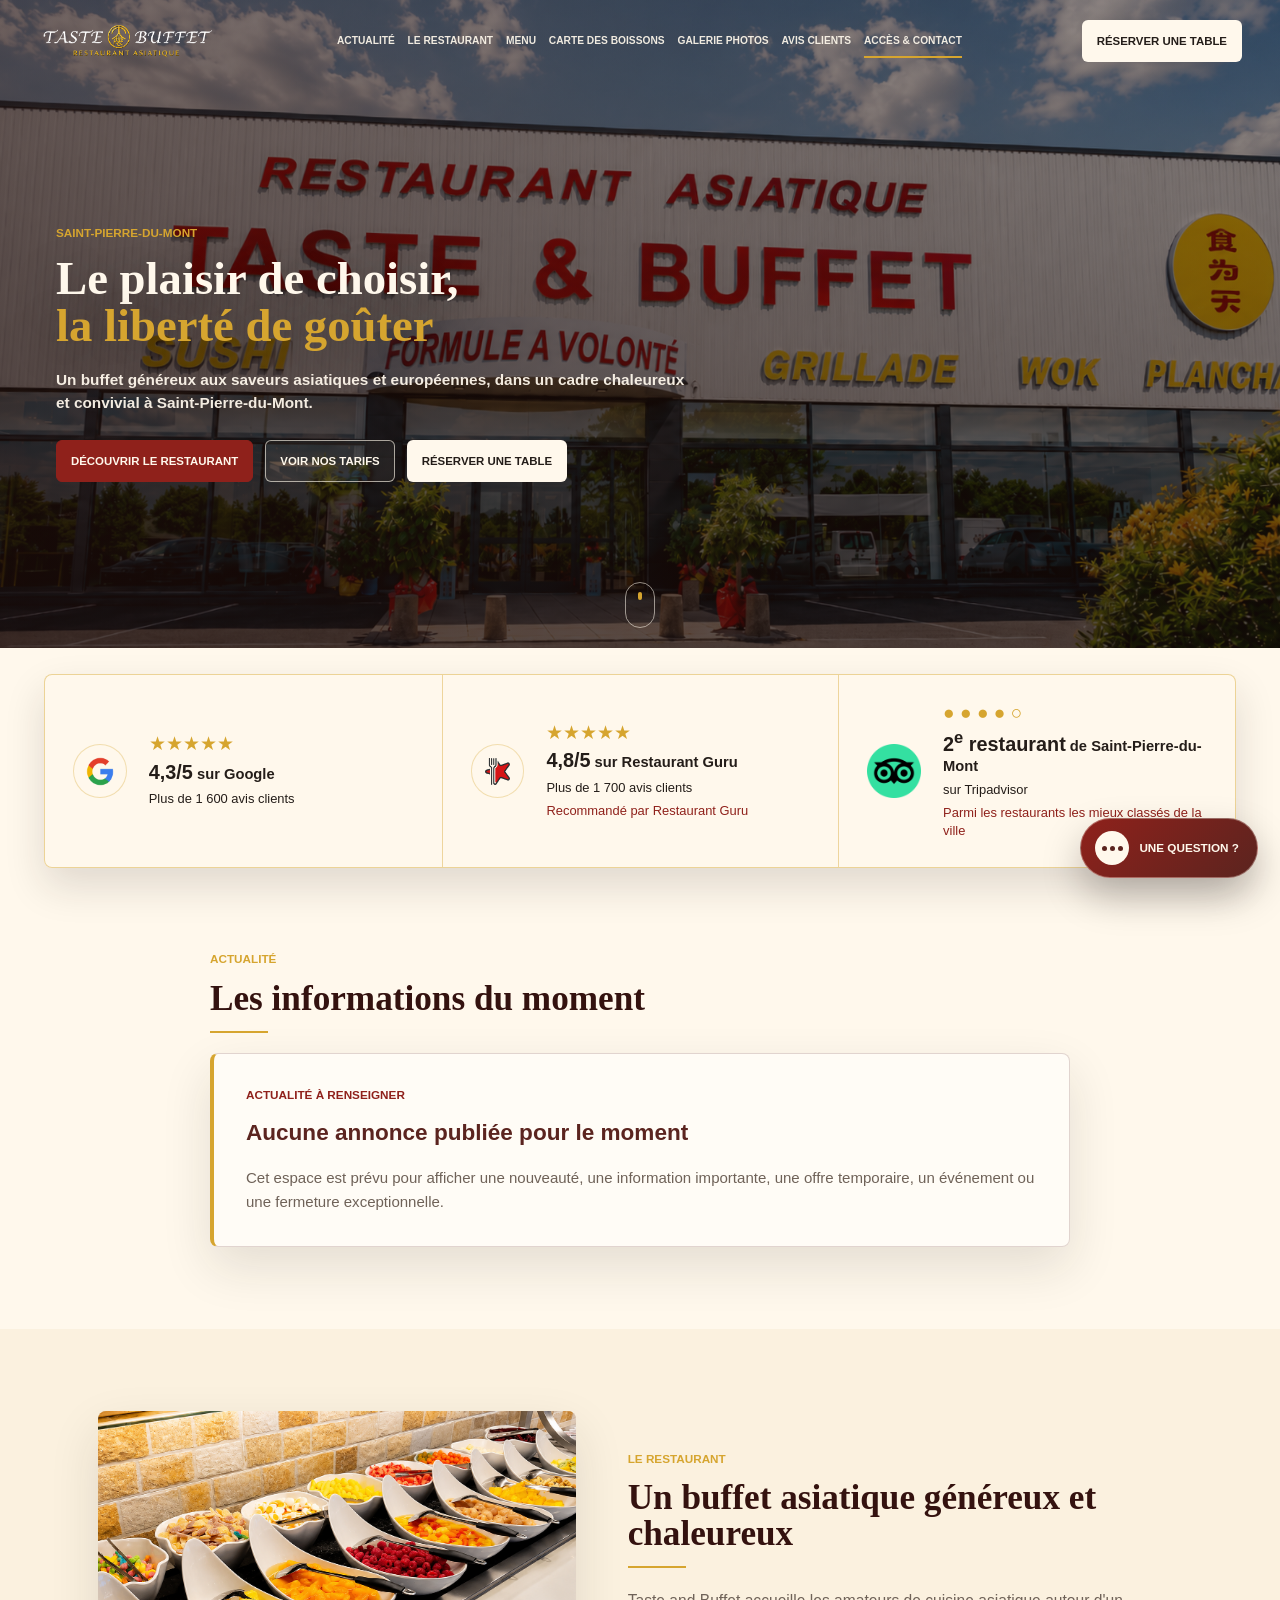
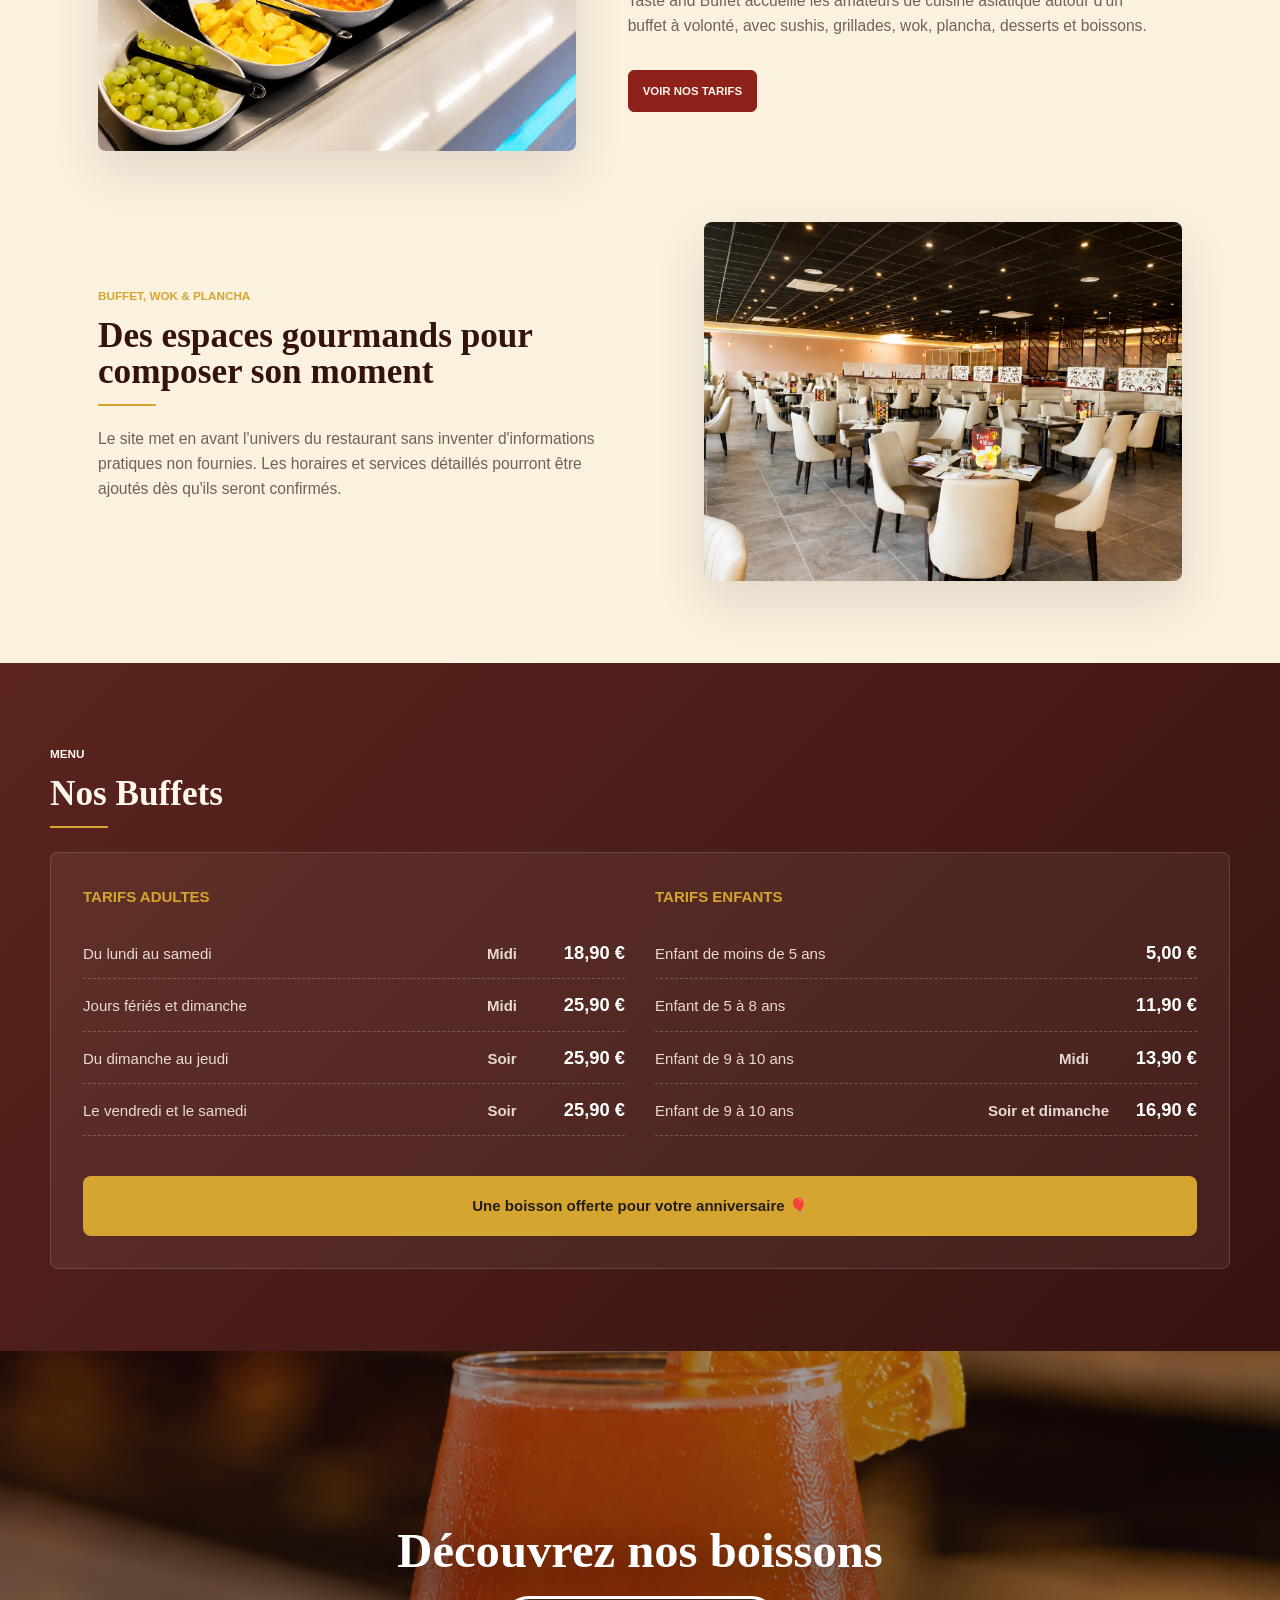
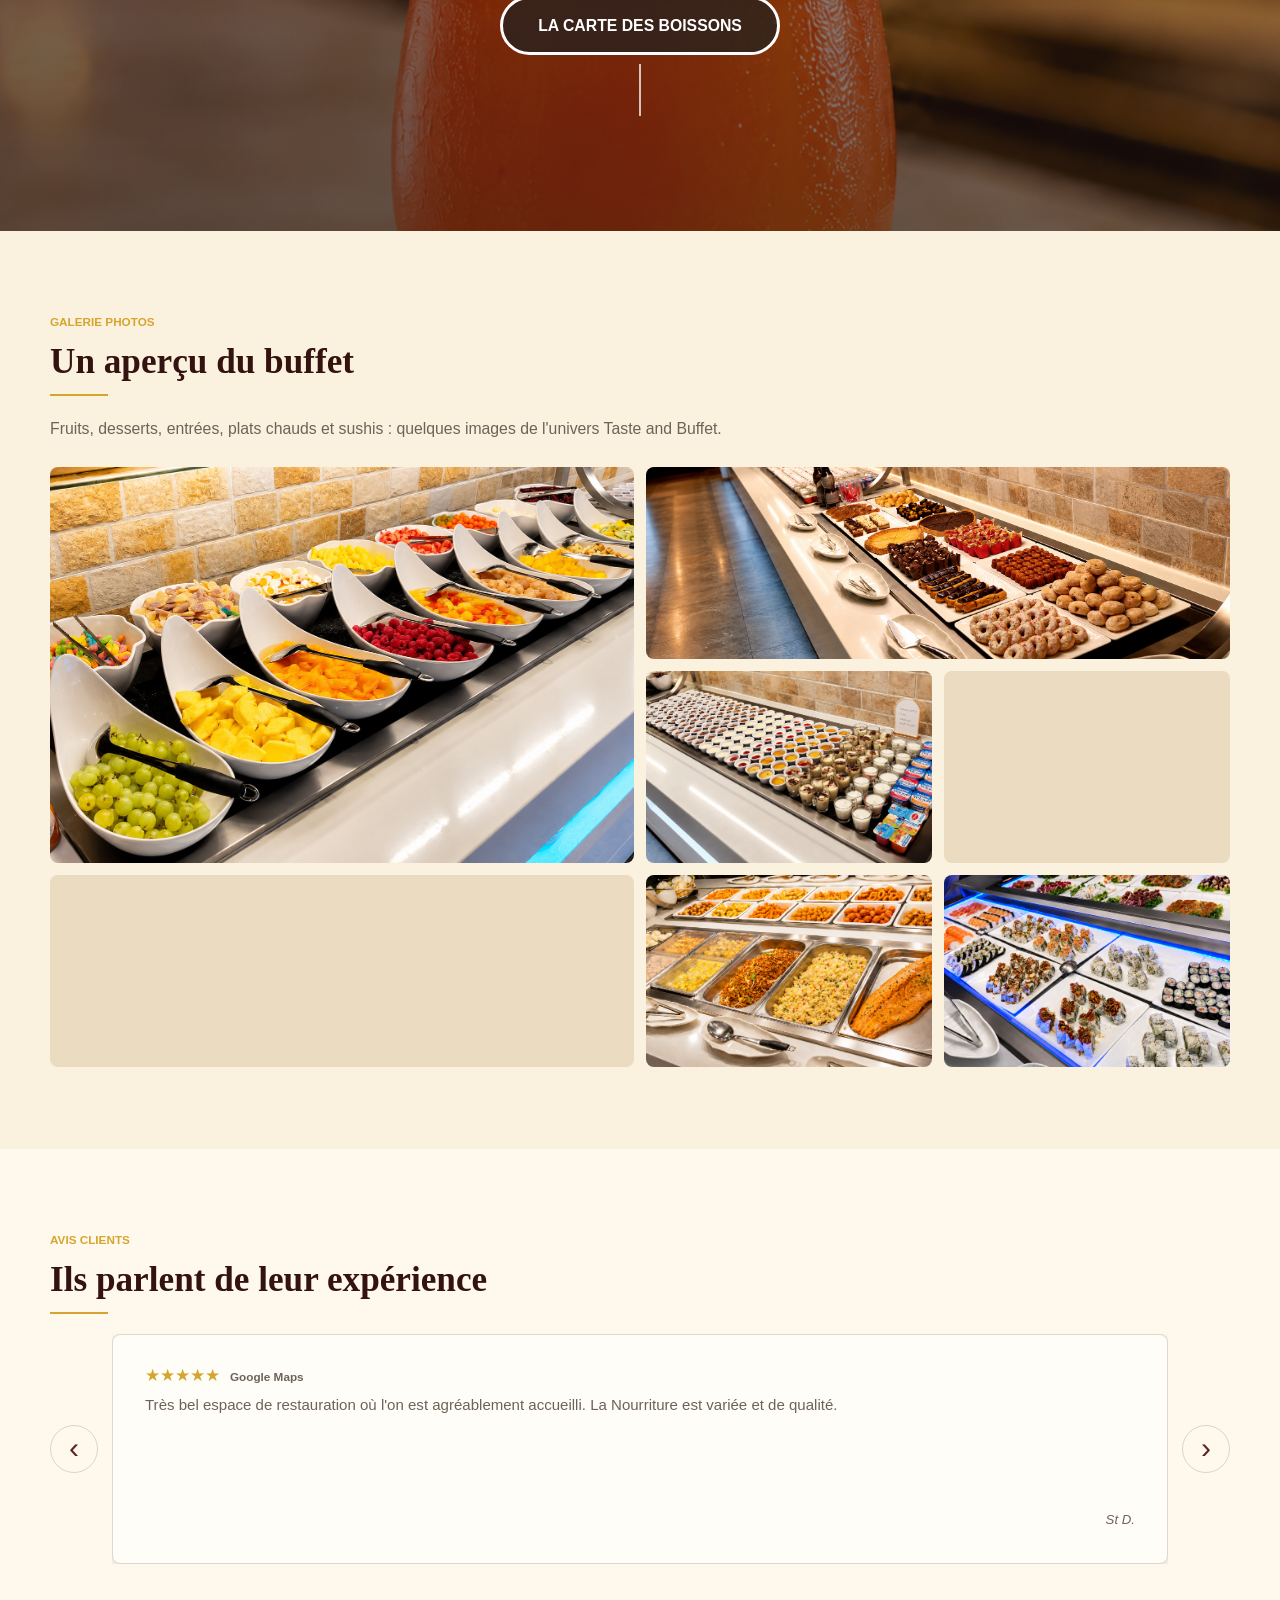
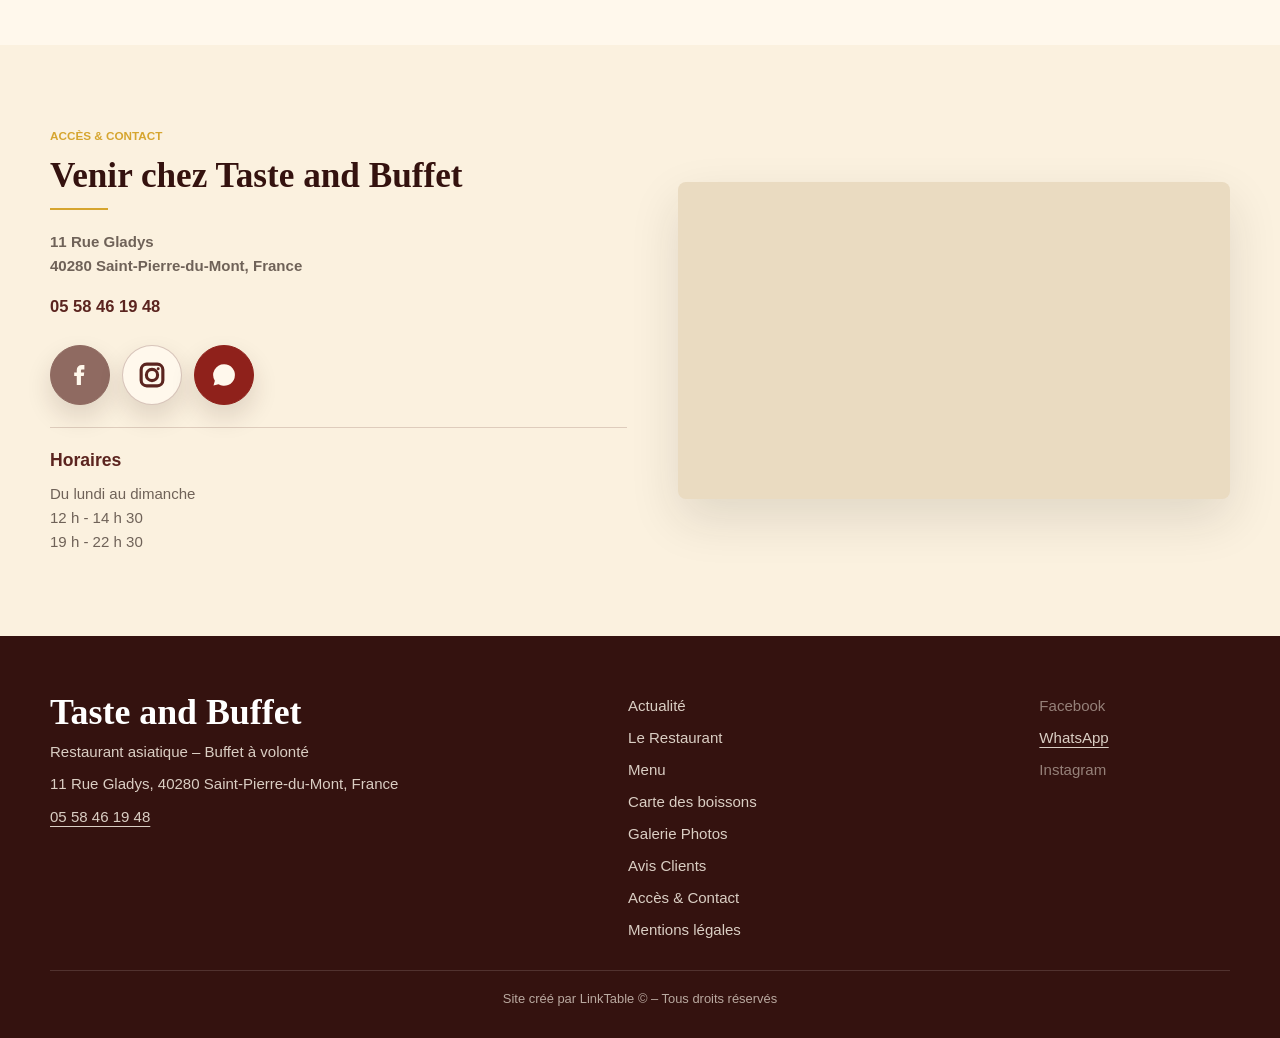
<file: index.html>
<!doctype html>
<html lang="fr">
  <head>
    <meta charset="UTF-8" />
    <meta name="viewport" content="width=device-width, initial-scale=1.0" />
    <meta
      name="description"
      content="Taste and Buffet, restaurant asiatique avec buffet &agrave; volont&eacute;, sushis, grillades, wok, plancha, boissons et cocktails &agrave; Saint-Pierre-du-Mont."
    />
    <title>Taste and Buffet | Restaurant asiatique - Buffet &agrave; volont&eacute;</title>
    <link rel="icon" href="data:," />
    <link rel="stylesheet" href="style.css?v=google-reviews-2" />
  </head>
  <body>
    <header class="site-header" data-site-header>
      <a class="skip-link" href="#contenu">Aller au contenu</a>
      <div class="header-inner">
        <a class="brand" href="#accueil" aria-label="Taste and Buffet - Accueil">
          <img
            src="images/logo-taste-buffet-header-blanc.png"
            alt="Taste and Buffet"
            width="2172"
            height="724"
          />
        </a>

        <nav class="desktop-nav" aria-label="Navigation principale">
          <a href="#actualite">Actualit&eacute;</a>
          <a href="#restaurant">Le Restaurant</a>
          <a href="#menu">Menu</a>
          <a href="#carte-boissons">Carte des boissons</a>
          <a href="#galerie">Galerie Photos</a>
          <a href="#avis">Avis Clients</a>
          <a href="#contact">Acc&egrave;s &amp; Contact</a>
        </nav>

        <a class="header-reserve" href="#reservation">R&eacute;server une table</a>

        <button
          class="menu-toggle"
          type="button"
          aria-label="Ouvrir le menu"
          aria-expanded="false"
          aria-controls="mobileMenu"
          data-menu-toggle
        >
          <span></span>
          <span></span>
          <span></span>
        </button>
      </div>

      <div class="mobile-menu" id="mobileMenu" aria-hidden="true" inert data-mobile-menu>
        <nav aria-label="Navigation mobile">
          <a href="#actualite">Actualit&eacute;</a>
          <a href="#restaurant">Le Restaurant</a>
          <a href="#menu">Menu</a>
          <a href="#carte-boissons">Carte des boissons</a>
          <a href="#galerie">Galerie Photos</a>
          <a href="#avis">Avis Clients</a>
          <a href="#contact">Acc&egrave;s &amp; Contact</a>
          <a class="mobile-reserve" href="#reservation">R&eacute;server une table</a>
        </nav>
      </div>
    </header>

    <main id="contenu">
      <section class="hero" id="accueil" aria-label="Accueil">
        <img
          class="hero-image"
          src="images/devanture ok 2.png"
          alt="Devanture du restaurant Taste and Buffet"
          width="1609"
          height="905"
          fetchpriority="high"
        />
        <div class="hero-overlay"></div>
        <div class="hero-content reveal">
          <p class="section-kicker">Saint-Pierre-du-Mont</p>
          <h1 class="hero-title">
            <span>Le plaisir de choisir,</span>
            <span>la libert&eacute; de go&ucirc;ter</span>
          </h1>
          <p class="hero-subtitle">
            Un buffet g&eacute;n&eacute;reux aux saveurs asiatiques et europ&eacute;ennes, dans un cadre
            chaleureux et convivial &agrave; Saint-Pierre-du-Mont.
          </p>
          <div class="hero-actions">
            <a class="button button-primary" href="#restaurant">D&eacute;couvrir le restaurant</a>
            <a class="button button-ghost" href="#menu">Voir nos tarifs</a>
            <a class="button button-light" href="#reservation">R&eacute;server une table</a>
          </div>
        </div>
        <a class="scroll-cue" href="#actualite" aria-label="Descendre dans la page">
          <span></span>
        </a>
      </section>

      <section class="customer-ratings" aria-label="Notes clients">
        <div class="customer-ratings-inner reveal">
          <article class="rating-card">
            <span class="rating-icon rating-icon-cream" aria-hidden="true">
              <img src="images/logo-google-avis.png" alt="" loading="lazy" decoding="async" />
            </span>
            <div class="rating-content">
              <div class="rating-stars" aria-label="5 &eacute;toiles">★★★★★</div>
              <p><strong>4,3/5</strong> sur Google</p>
              <span>Plus de 1 600 avis clients</span>
            </div>
          </article>
          <article class="rating-card">
            <span class="rating-icon rating-icon-cream" aria-hidden="true">
              <img
                src="images/logo-restaurant-guru-avis.png"
                alt=""
                loading="lazy"
                decoding="async"
              />
            </span>
            <div class="rating-content">
              <div class="rating-stars" aria-label="5 &eacute;toiles">★★★★★</div>
              <p><strong>4,8/5</strong> sur Restaurant Guru</p>
              <span>Plus de 1 700 avis clients</span>
              <small>Recommand&eacute; par Restaurant Guru</small>
            </div>
          </article>
          <article class="rating-card">
            <span class="rating-icon" aria-hidden="true">
              <img src="images/logo-tripadvisor-avis.png" alt="" loading="lazy" decoding="async" />
            </span>
            <div class="rating-content">
              <div class="rating-rank" aria-hidden="true">● ● ● ● ○</div>
              <p><strong>2<sup>e</sup> restaurant</strong> de Saint-Pierre-du-Mont</p>
              <span>sur Tripadvisor</span>
              <small>Parmi les restaurants les mieux class&eacute;s de la ville</small>
            </div>
          </article>
        </div>
      </section>

      <section class="section section-news" id="actualite">
        <div class="section-inner narrow reveal">
          <p class="section-kicker">Actualit&eacute;</p>
          <h2>Les informations du moment</h2>
          <div class="title-line"></div>
          <article class="news-panel">
            <p class="news-label">Actualit&eacute; &agrave; renseigner</p>
            <h3>Aucune annonce publi&eacute;e pour le moment</h3>
            <p>
              Cet espace est pr&eacute;vu pour afficher une nouveaut&eacute;, une information importante,
              une offre temporaire, un &eacute;v&eacute;nement ou une fermeture exceptionnelle.
            </p>
          </article>
        </div>
      </section>

      <section class="section section-restaurant" id="restaurant">
        <div class="split-section reveal">
          <div class="split-media image-zoom">
            <img
              src="images/fruit ok.png"
              alt="Buffet de fruits et confiseries"
              width="1672"
              height="941"
              loading="lazy"
              decoding="async"
            />
          </div>
          <div class="split-copy">
            <p class="section-kicker">Le Restaurant</p>
            <h2>Un buffet asiatique g&eacute;n&eacute;reux et chaleureux</h2>
            <div class="title-line"></div>
            <p>
              Taste and Buffet accueille les amateurs de cuisine asiatique autour d'un buffet
              &agrave; volont&eacute;, avec sushis, grillades, wok, plancha, desserts et boissons.
            </p>
            <a class="button button-primary" href="#menu">Voir nos tarifs</a>
          </div>
        </div>

        <div class="split-section split-section-reverse reveal">
          <div class="split-media image-zoom">
            <img
              src="images/salle principale ok 2.png"
              alt="Salle principale du restaurant Taste and Buffet"
              width="1448"
              height="1086"
              loading="lazy"
              decoding="async"
            />
          </div>
          <div class="split-copy">
            <p class="section-kicker">Buffet, wok &amp; plancha</p>
            <h2>Des espaces gourmands pour composer son moment</h2>
            <div class="title-line"></div>
            <p>
              Le site met en avant l'univers du restaurant sans inventer d'informations
              pratiques non fournies. Les horaires et services d&eacute;taill&eacute;s pourront &ecirc;tre
              ajout&eacute;s d&egrave;s qu'ils seront confirm&eacute;s.
            </p>
          </div>
        </div>
      </section>

      <section class="section section-menu" id="menu">
        <div class="section-inner reveal">
          <p class="section-kicker">Menu</p>
          <h2>Nos Buffets</h2>
          <div class="title-line"></div>
          <div class="pricing-board">
            <div class="pricing-column">
              <h3>Tarifs adultes</h3>
              <div class="price-row">
                <span>Du lundi au samedi</span>
                <span>Midi</span>
                <strong>18,90 &euro;</strong>
              </div>
              <div class="price-row">
                <span>Jours f&eacute;ri&eacute;s et dimanche</span>
                <span>Midi</span>
                <strong>25,90 &euro;</strong>
              </div>
              <div class="price-row">
                <span>Du dimanche au jeudi</span>
                <span>Soir</span>
                <strong>25,90 &euro;</strong>
              </div>
              <div class="price-row">
                <span>Le vendredi et le samedi</span>
                <span>Soir</span>
                <strong>25,90 &euro;</strong>
              </div>
            </div>

            <div class="pricing-column">
              <h3>Tarifs enfants</h3>
              <div class="price-row price-row-simple">
                <span>Enfant de moins de 5 ans</span>
                <strong>5,00 &euro;</strong>
              </div>
              <div class="price-row price-row-simple">
                <span>Enfant de 5 &agrave; 8 ans</span>
                <strong>11,90 &euro;</strong>
              </div>
              <div class="price-row">
                <span>Enfant de 9 &agrave; 10 ans</span>
                <span>Midi</span>
                <strong>13,90 &euro;</strong>
              </div>
              <div class="price-row">
                <span>Enfant de 9 &agrave; 10 ans</span>
                <span>Soir et dimanche</span>
                <strong>16,90 &euro;</strong>
              </div>
            </div>

            <p class="birthday-note">Une boisson offerte pour votre anniversaire &#127880;</p>
          </div>
        </div>
      </section>

      <section class="drinks-showcase" id="carte-boissons" aria-label="Carte des boissons">
        <div class="drinks-showcase-content">
          <p>D&eacute;couvrez nos boissons</p>
          <a class="drinks-showcase-button" href="carte-des-boissons.html">La carte des boissons</a>
        </div>
      </section>

      <section class="section section-gallery" id="galerie">
        <div class="section-inner reveal">
          <p class="section-kicker">Galerie Photos</p>
          <h2>Un aper&ccedil;u du buffet</h2>
          <div class="title-line"></div>
          <p class="section-intro">
            Fruits, desserts, entr&eacute;es, plats chauds et sushis : quelques images de l'univers
            Taste and Buffet.
          </p>

          <div class="gallery-grid" data-gallery>
            <button class="gallery-item gallery-large" type="button" data-gallery-index="0">
              <img src="images/fruit ok.png" alt="Buffet de fruits et confiseries" width="1672" height="941" loading="lazy" decoding="async" />
            </button>
            <button class="gallery-item gallery-wide" type="button" data-gallery-index="1">
              <img src="images/dessert ok.png" alt="Buffet de desserts et p&acirc;tisseries" width="1672" height="941" loading="lazy" decoding="async" />
            </button>
            <button class="gallery-item" type="button" data-gallery-index="2">
              <img src="images/dessert maison ok.png" alt="Desserts individuels" width="1672" height="941" loading="lazy" decoding="async" />
            </button>
            <button class="gallery-item" type="button" data-gallery-index="3">
              <img src="images/charcuterie ok.png" alt="Charcuteries, fromages et entr&eacute;es" width="1672" height="941" loading="lazy" decoding="async" />
            </button>
            <button class="gallery-item gallery-wide" type="button" data-gallery-index="4">
              <img src="images/plat buffet chaud ok.png" alt="Plats chauds du buffet" width="1672" height="941" loading="lazy" decoding="async" />
            </button>
            <button class="gallery-item" type="button" data-gallery-index="5">
              <img src="images/Buffet chaud.png" alt="Buffet chaud" width="1672" height="941" loading="lazy" decoding="async" />
            </button>
            <button class="gallery-item gallery-small" type="button" data-gallery-index="6">
              <img src="images/sushi ok.png" alt="S&eacute;lection de sushis" width="1448" height="1086" loading="lazy" decoding="async" />
            </button>
          </div>
        </div>
      </section>

      <section class="section section-reviews" id="avis">
        <div class="section-inner reveal">
          <p class="section-kicker">Avis Clients</p>
          <h2>Ils parlent de leur exp&eacute;rience</h2>
          <div class="title-line"></div>

          <div class="reviews-shell" data-reviews>
            <button class="round-control" type="button" aria-label="Avis pr&eacute;c&eacute;dent" data-review-prev>&lsaquo;</button>
            <div class="reviews-viewport" tabindex="0">
              <article class="review-card is-active">
                <p class="review-rating"><span aria-label="5 &eacute;toiles">★★★★★</span><span>Google Maps</span></p>
                <blockquote class="review-quote">
                  Tr&egrave;s bel espace de restauration o&ugrave; l'on est agr&eacute;ablement accueilli.
                  La Nourriture est vari&eacute;e et de qualit&eacute;.
                </blockquote>
                <cite class="review-author">St D.</cite>
              </article>
              <article class="review-card">
                <p class="review-rating"><span aria-label="5 &eacute;toiles">★★★★★</span><span>Google Maps</span></p>
                <blockquote class="review-quote">
                  Une v&eacute;ritable r&eacute;ussite! Je me suis r&eacute;gal&eacute;. C'est simple:j'ai tout aim&eacute;
                  et reviendrai avec grand plaisir.
                </blockquote>
                <cite class="review-author">Fran&ccedil;ois B.</cite>
              </article>
              <article class="review-card">
                <p class="review-rating"><span aria-label="5 &eacute;toiles">★★★★★</span><span>Google Maps</span></p>
                <blockquote class="review-quote">
                  &hellip; bon go&ucirc;t bonne cuisson le personnel tr&egrave;s poli et professionnel &hellip;
                </blockquote>
                <cite class="review-author">Adil E. B.</cite>
              </article>
            </div>
            <button class="round-control" type="button" aria-label="Avis suivant" data-review-next>&rsaquo;</button>
          </div>
        </div>
      </section>

      <span class="sr-only" id="reservation" aria-hidden="true"></span>
      <section class="section section-contact" id="contact">
        <div class="section-inner contact-layout reveal">
          <div class="contact-copy">
            <p class="section-kicker">Acc&egrave;s &amp; Contact</p>
            <h2>Venir chez Taste and Buffet</h2>
            <div class="title-line"></div>
            <address>
              11 Rue Gladys<br />
              40280 Saint-Pierre-du-Mont, France
            </address>
            <a class="phone-link" href="tel:+33558461948">05 58 46 19 48</a>
            <div class="contact-actions">
              <!-- TODO: remplacer par le lien Facebook officiel du restaurant lorsqu'il sera fourni. -->
              <a class="button contact-social-button social-facebook" href="#" aria-label="Facebook Taste and Buffet">
                <svg viewBox="0 0 24 24" aria-hidden="true" focusable="false">
                  <path d="M15.1 8.15h-1.85c-.38 0-.58.22-.58.65v1.45h2.3l-.32 2.42h-1.98V19h-2.95v-6.33H7.9v-2.42h1.82V8.52c0-2.1 1.25-3.52 3.75-3.52h1.63v3.15z" />
                </svg>
              </a>
              <!-- TODO: remplacer par le lien Instagram officiel du restaurant lorsqu'il sera fourni. -->
              <a
                class="button contact-social-button social-instagram"
                href="#"
                aria-label="Instagram Taste and Buffet"
              >
                <svg viewBox="0 0 24 24" aria-hidden="true" focusable="false">
                  <rect x="5.8" y="5.8" width="12.4" height="12.4" rx="3.2" />
                  <circle cx="12" cy="12" r="3.2" />
                  <circle cx="15.55" cy="8.45" r="0.82" />
                </svg>
              </a>
              <a
                class="button contact-social-button social-whatsapp"
                href="https://wa.me/33651863698"
                target="_blank"
                rel="noopener noreferrer"
                aria-label="WhatsApp Taste and Buffet"
              >
                <svg viewBox="0 0 24 24" aria-hidden="true" focusable="false">
                  <path d="M12.02 4.35a7.64 7.64 0 0 0-6.48 11.68L4.6 19.4l3.48-.91a7.64 7.64 0 1 0 3.94-14.14z" />
                  <path d="M9.43 8.22c.16-.36.33-.37.49-.37h.43c.13 0 .34.05.52.4.18.36.62 1.47.67 1.58.05.1.08.23.02.37-.06.15-.1.23-.21.35l-.32.38c-.1.12-.21.24-.09.46.12.23.54.9 1.16 1.46.8.71 1.46.94 1.69 1.06.23.12.36.1.49-.06.15-.18.57-.67.72-.9.15-.24.31-.2.52-.12.22.08 1.38.65 1.62.77.24.12.4.18.46.28.06.1.06.59-.14 1.16-.2.56-1.14 1.08-1.61 1.14-.43.05-.96.07-1.55-.1-.36-.11-.82-.27-1.41-.53-2.48-1.07-4.1-3.57-4.22-3.73-.12-.16-1.01-1.35-1.01-2.58 0-1.23.64-1.82.88-2.08.23-.25.5-.31.67-.31h.25z" />
                </svg>
              </a>
            </div>
            <div class="hours-placeholder">
              <h3>Horaires</h3>
              <p>Du lundi au dimanche<br />12 h - 14 h 30<br />19 h - 22 h 30</p>
            </div>
          </div>
          <div class="map-panel">
            <iframe
              title="Carte Google Maps - Taste and Buffet"
              src="https://www.google.com/maps?q=11%20Rue%20Gladys%2C%2040280%20Saint-Pierre-du-Mont%2C%20France&output=embed"
              loading="lazy"
              referrerpolicy="no-referrer-when-downgrade"
            ></iframe>
          </div>
        </div>
      </section>

    </main>

    <footer class="site-footer">
      <div class="footer-inner">
        <div>
          <h2>Taste and Buffet</h2>
          <p>Restaurant asiatique &ndash; Buffet &agrave; volont&eacute;</p>
          <p>11 Rue Gladys, 40280 Saint-Pierre-du-Mont, France</p>
          <a href="tel:+33558461948">05 58 46 19 48</a>
        </div>
        <nav aria-label="Navigation du footer">
          <a href="#actualite">Actualit&eacute;</a>
          <a href="#restaurant">Le Restaurant</a>
          <a href="#menu">Menu</a>
          <a href="#carte-boissons">Carte des boissons</a>
          <a href="#galerie">Galerie Photos</a>
          <a href="#avis">Avis Clients</a>
          <a href="#contact">Acc&egrave;s &amp; Contact</a>
          <a href="mentions-legales.html">Mentions l&eacute;gales</a>
        </nav>
        <div class="footer-socials">
          <span aria-disabled="true">Facebook</span>
          <a
            href="https://wa.me/33651863698?text=Bonjour%2C%20je%20souhaite%20obtenir%20des%20informations%20concernant%20Taste%20and%20Buffet."
            target="_blank"
            rel="noopener noreferrer"
          >
            WhatsApp
          </a>
          <span aria-disabled="true">Instagram</span>
        </div>
      </div>
      <p class="linktable-credit">Site cr&eacute;&eacute; par LinkTable &copy; &ndash; Tous droits r&eacute;serv&eacute;s</p>
    </footer>

    <div class="mobile-action-bar" aria-label="Actions rapides">
      <a href="tel:+33558461948">Appeler</a>
      <a
        href="https://www.google.com/maps/search/?api=1&query=11%20Rue%20Gladys%2C%2040280%20Saint-Pierre-du-Mont%2C%20France"
        target="_blank"
        rel="noopener noreferrer"
      >
        Itin&eacute;raire
      </a>
      <a href="#reservation">R&eacute;server</a>
    </div>

    <div class="lightbox" aria-hidden="true" inert role="dialog" aria-modal="true" aria-label="Galerie photos" data-lightbox>
      <button class="lightbox-close" type="button" aria-label="Fermer la galerie" data-lightbox-close>&times;</button>
      <button class="lightbox-control lightbox-prev" type="button" aria-label="Photo pr&eacute;c&eacute;dente" data-lightbox-prev>&lsaquo;</button>
      <figure>
        <img src="images/fruit ok.png" alt="" data-lightbox-image />
        <figcaption data-lightbox-caption></figcaption>
      </figure>
      <button class="lightbox-control lightbox-next" type="button" aria-label="Photo suivante" data-lightbox-next>&rsaquo;</button>
    </div>

    <section class="chat-widget" aria-label="Assistant Taste and Buffet" data-chat-widget>
      <button
        class="chat-launcher"
        type="button"
        aria-label="Ouvrir le chat"
        aria-expanded="false"
        aria-controls="chatPanel"
        data-chat-toggle
      >
        <span class="chat-launcher-icon" aria-hidden="true">
          <span></span>
          <span></span>
          <span></span>
        </span>
        <span class="chat-launcher-text">Une question ?</span>
      </button>

      <div class="chat-panel" id="chatPanel" role="dialog" aria-modal="false" aria-hidden="true" inert data-chat-panel>
        <div class="chat-panel-header">
          <div>
            <p>Assistant</p>
            <h2>Taste and Buffet</h2>
          </div>
          <button class="chat-close" type="button" aria-label="Fermer le chat" data-chat-close>&times;</button>
        </div>

        <div class="chat-status">
          <span aria-hidden="true"></span>
          FAQ instantan&eacute;e du restaurant
        </div>

        <div class="chat-messages" aria-live="polite" data-chat-messages>
          <article class="chat-message chat-message-bot">
            <p>Bonjour, que souhaitez-vous savoir sur Taste and Buffet&nbsp;?</p>
          </article>
        </div>

        <div class="chat-suggestions" aria-label="Questions rapides" data-chat-suggestions>
          <button type="button" data-chat-topic="Horaires">Horaires</button>
          <button type="button" data-chat-topic="Tarifs">Tarifs</button>
          <button type="button" data-chat-topic="Buffet">Le buffet</button>
          <button type="button" data-chat-topic="Réserver">R&eacute;server</button>
        </div>

        <form class="chat-form" data-chat-form>
          <label class="sr-only" for="chatInput">Votre question</label>
          <input id="chatInput" type="text" maxlength="180" placeholder="Posez votre question..." autocomplete="off" autocapitalize="sentences" data-chat-input />
          <button type="submit">Envoyer</button>
        </form>
      </div>
    </section>

    <script src="faq-data.js?v=1"></script>
    <script src="home.js?v=faq-assistant-1"></script>
  </body>
</html>
</file>
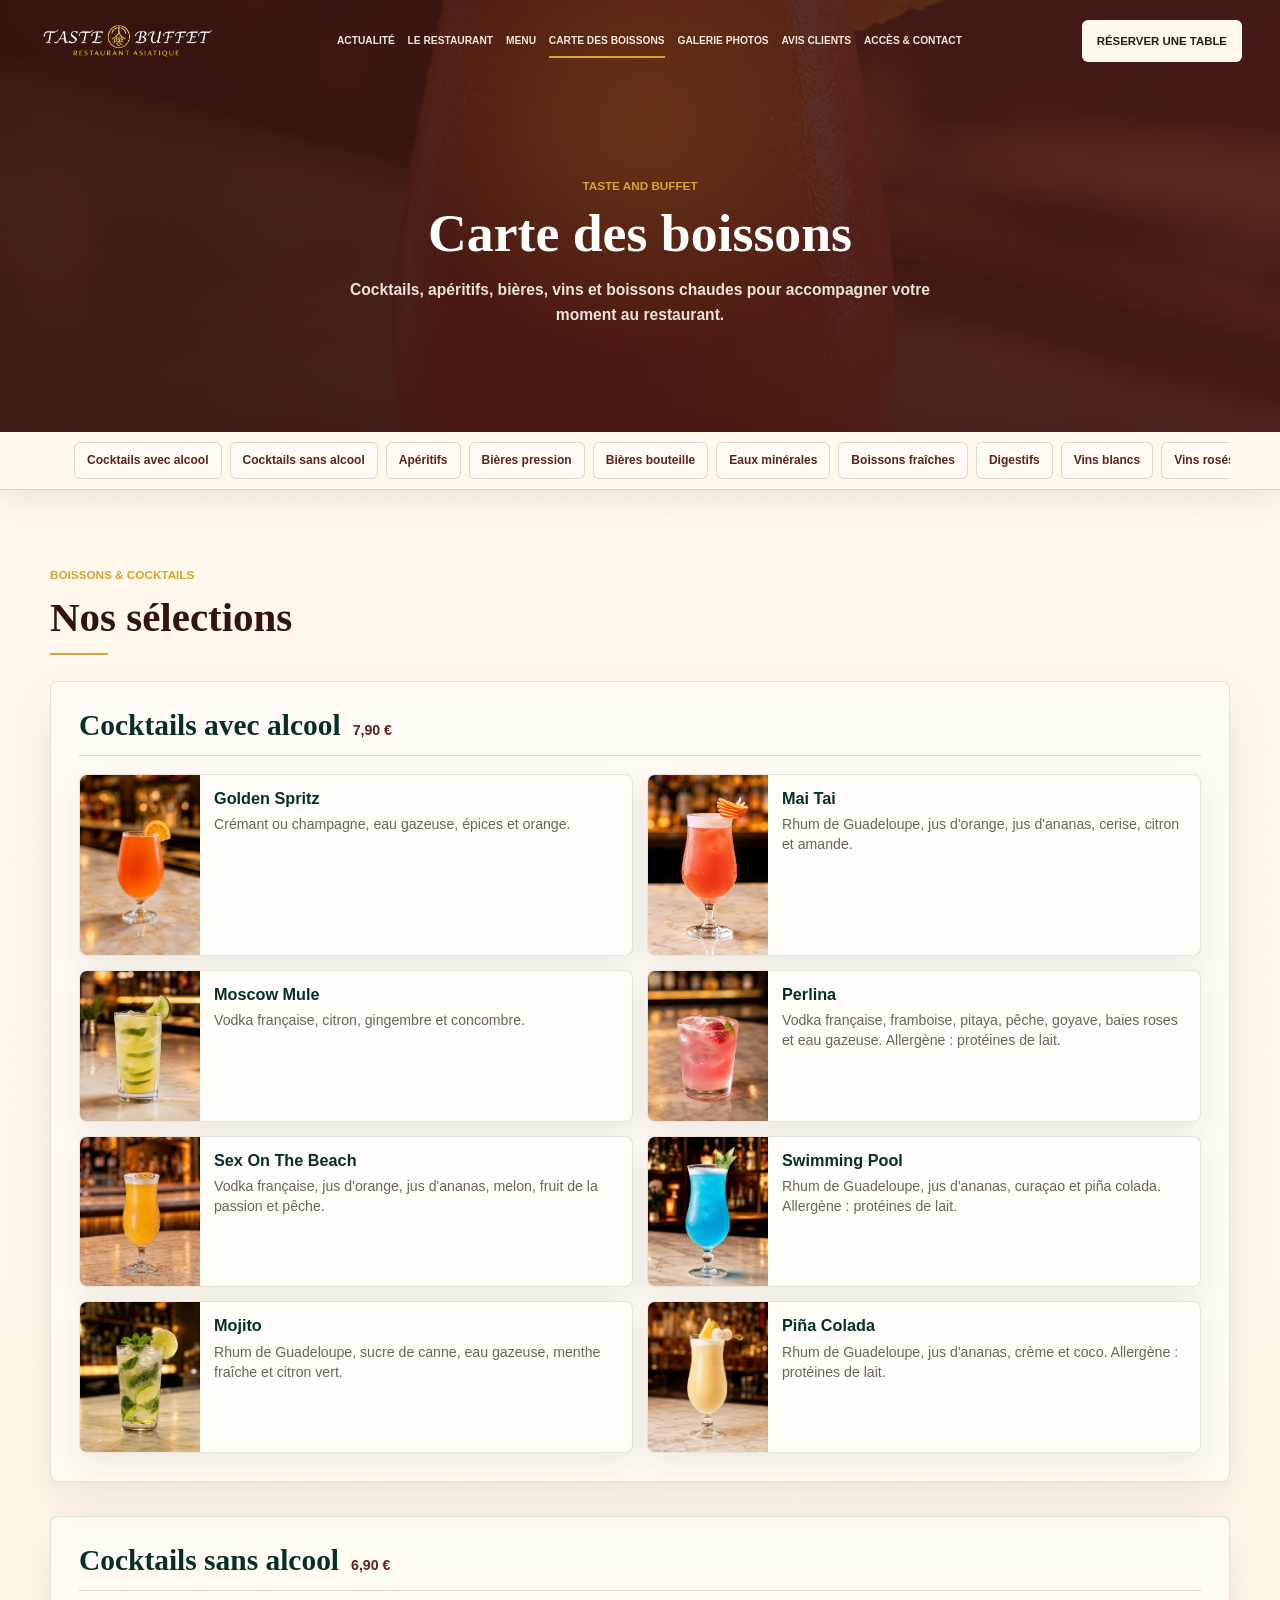
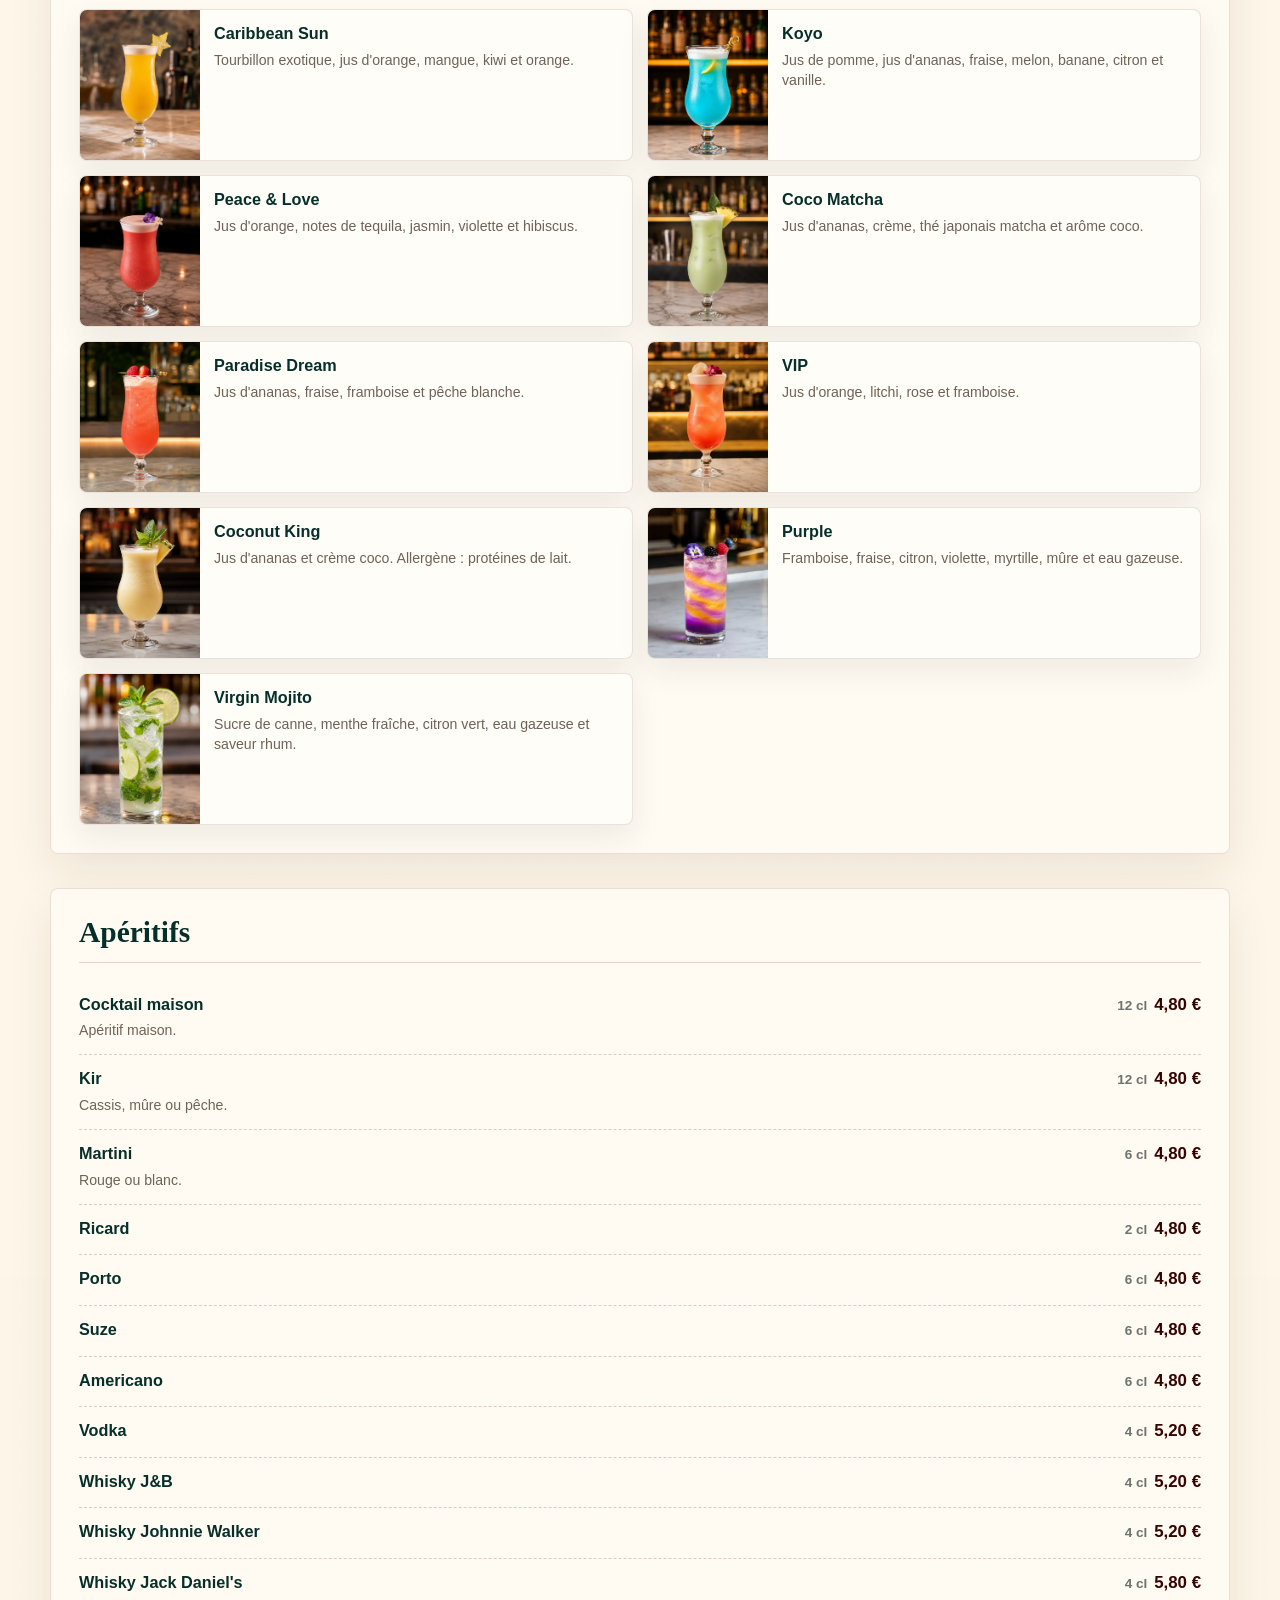
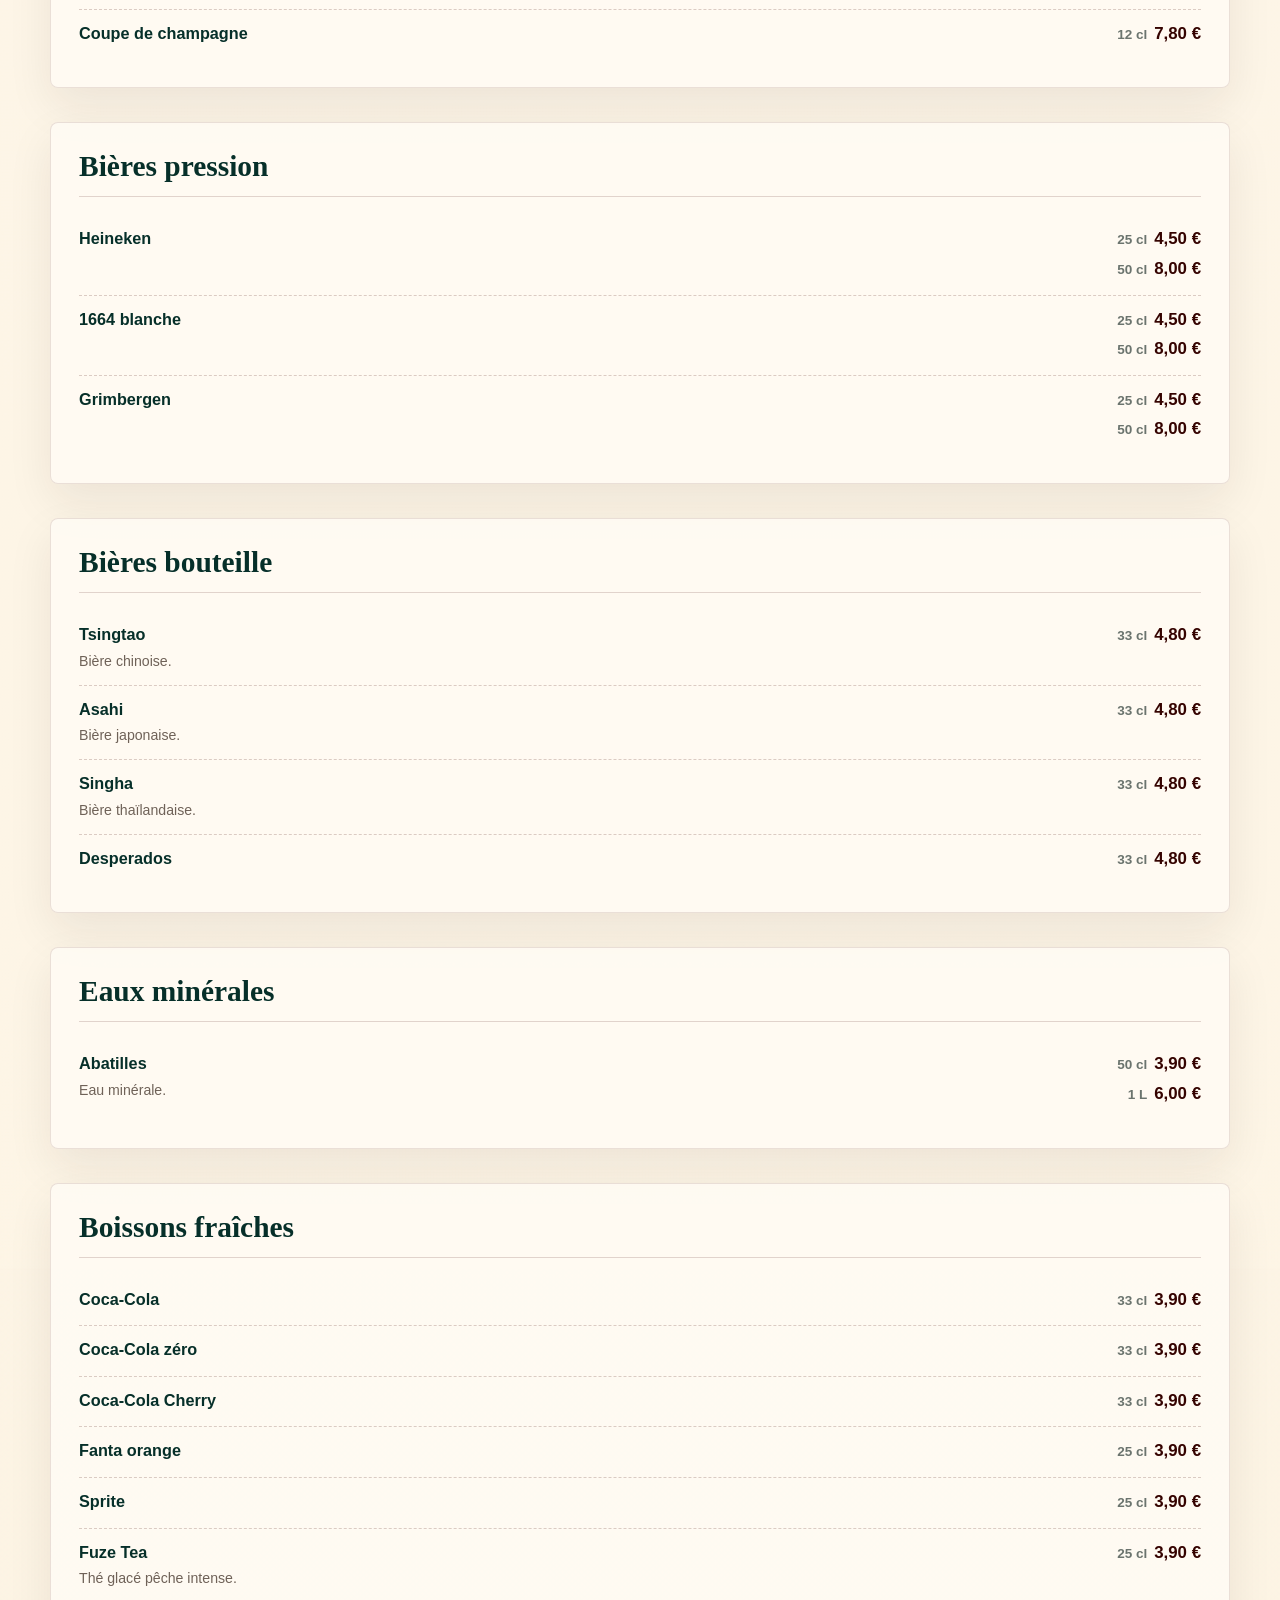
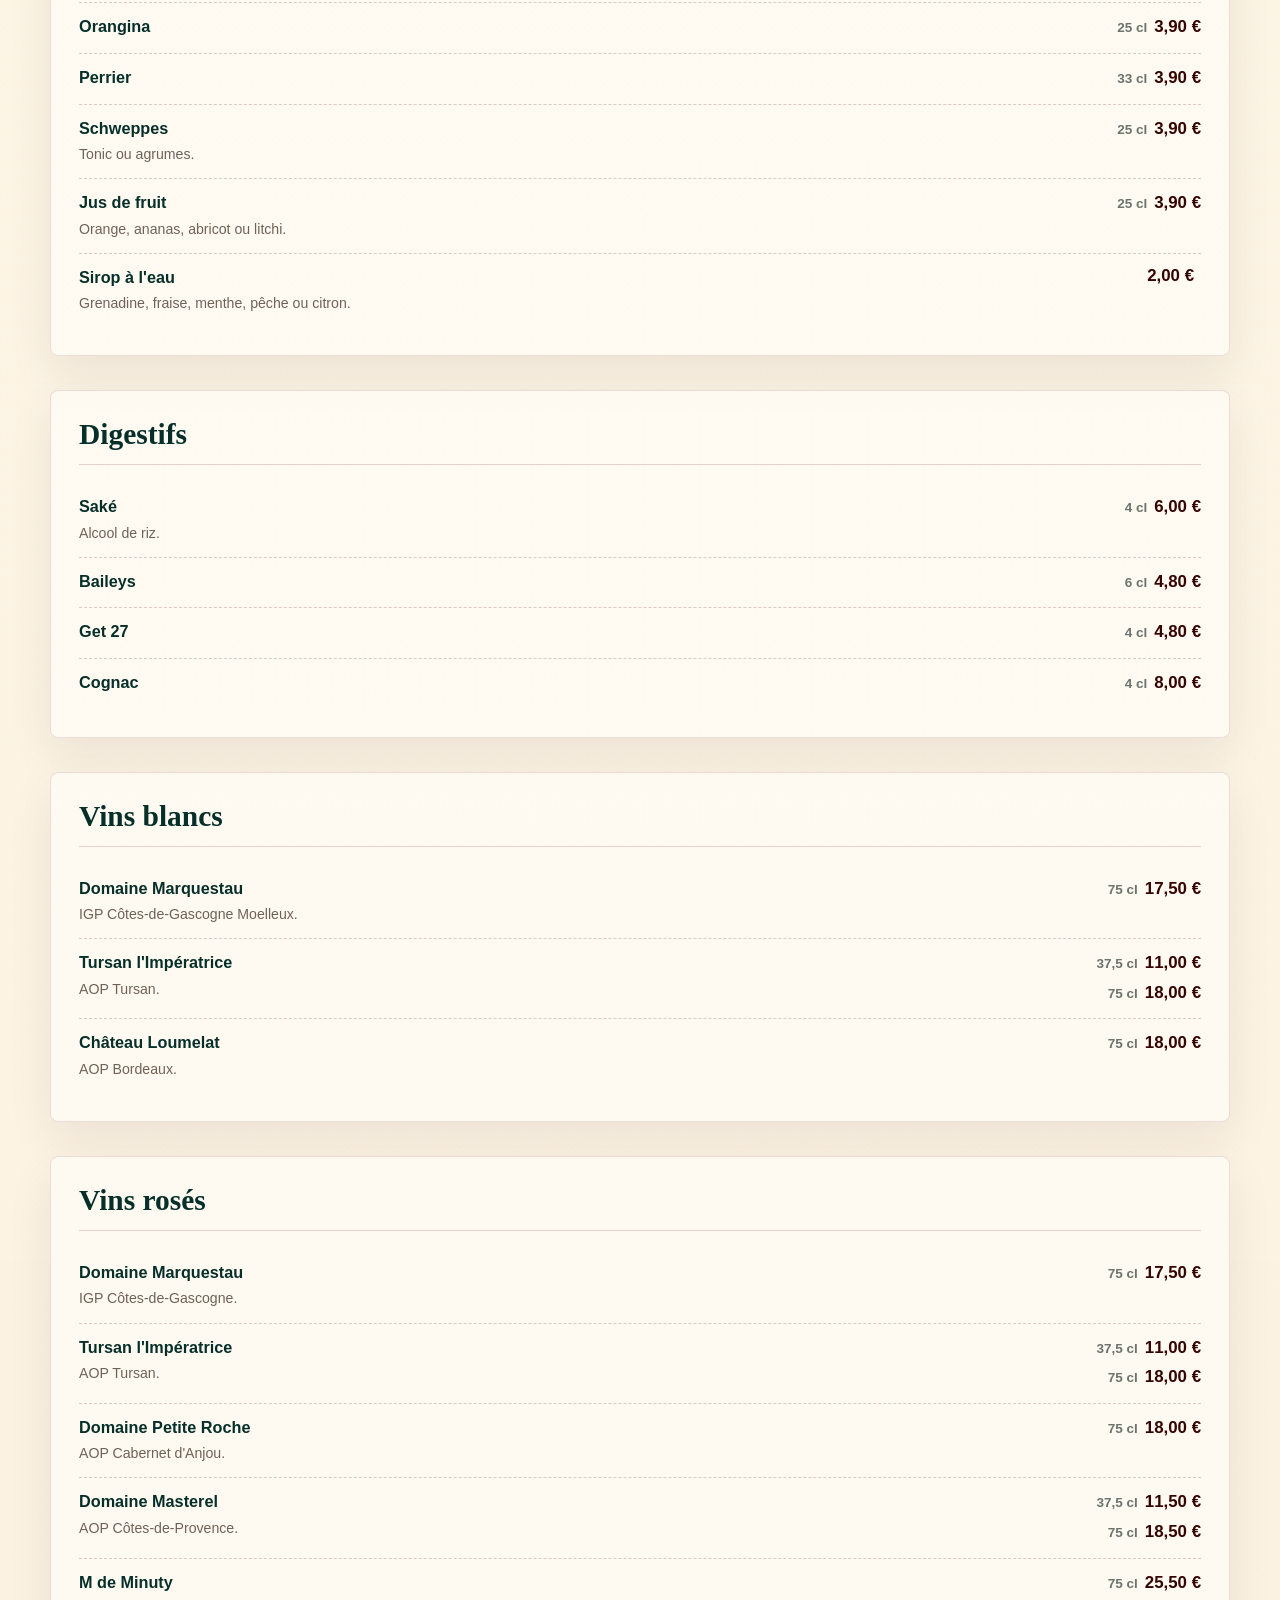
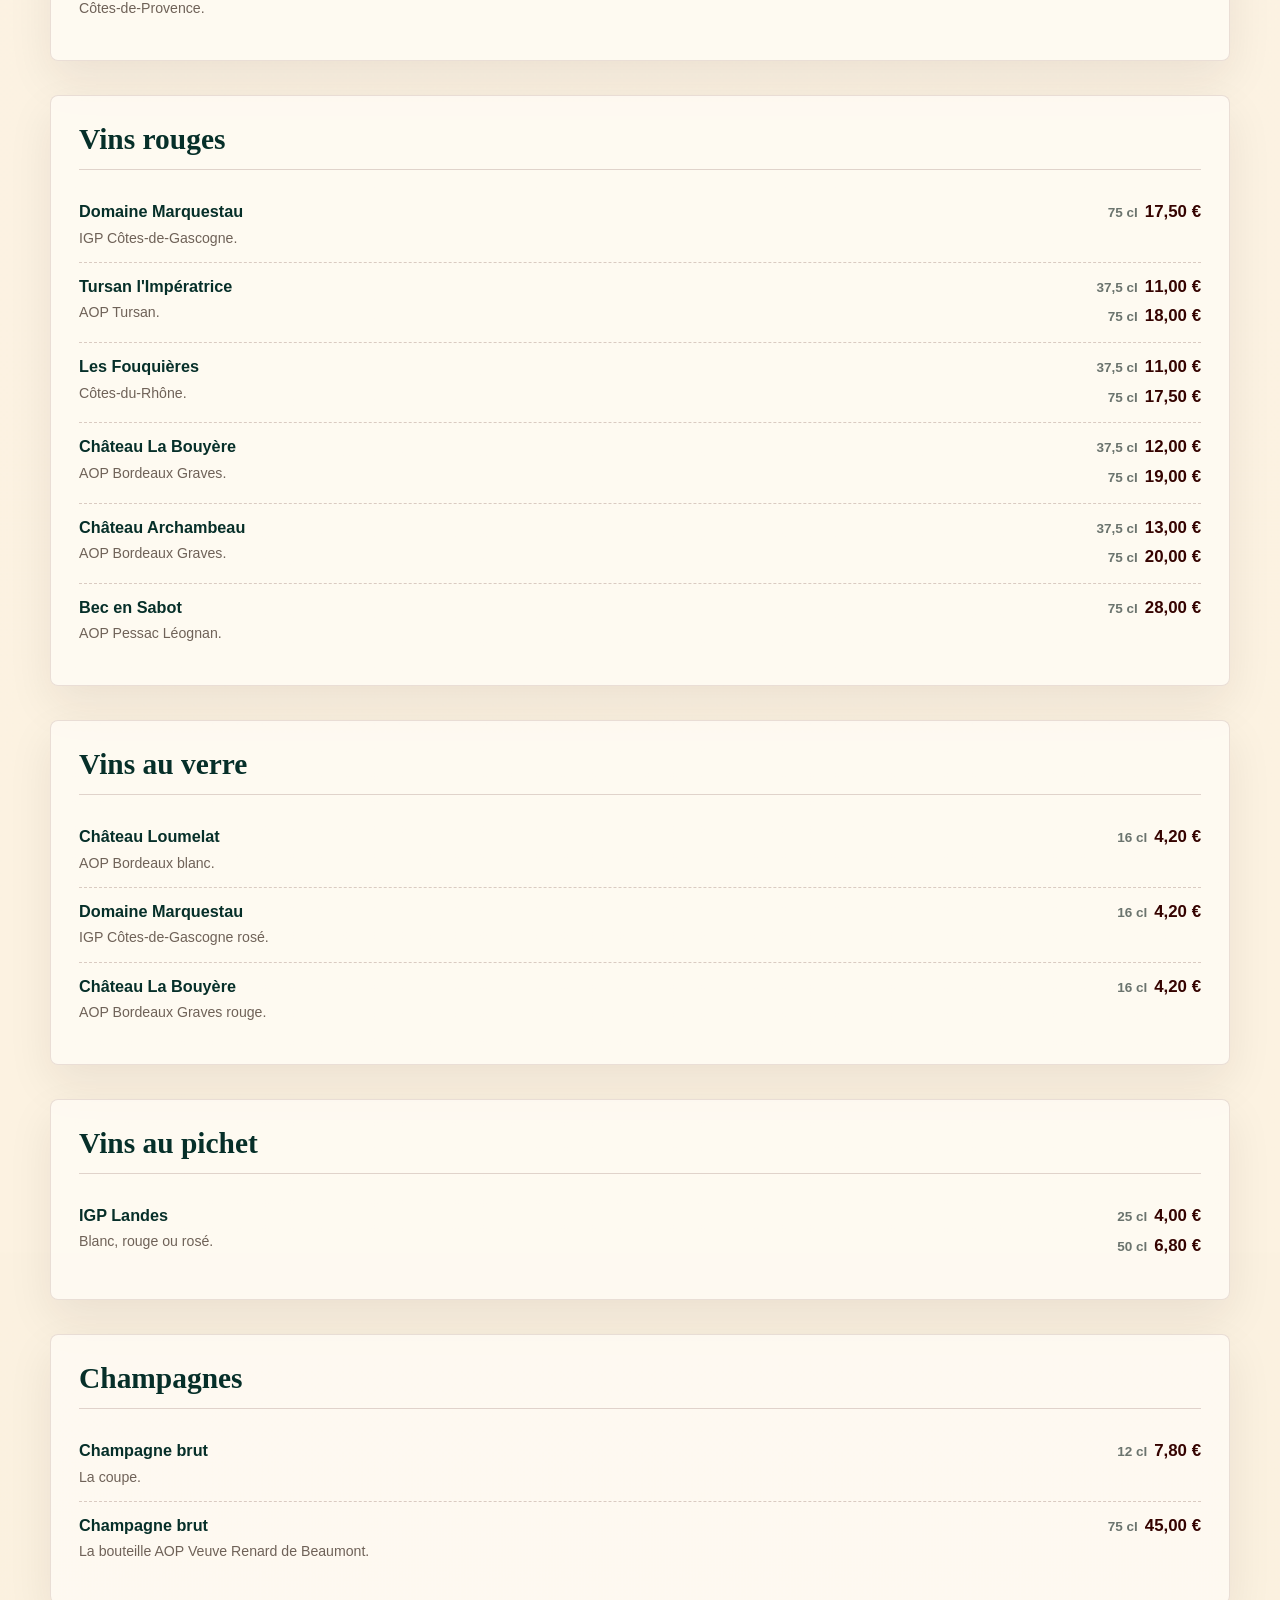
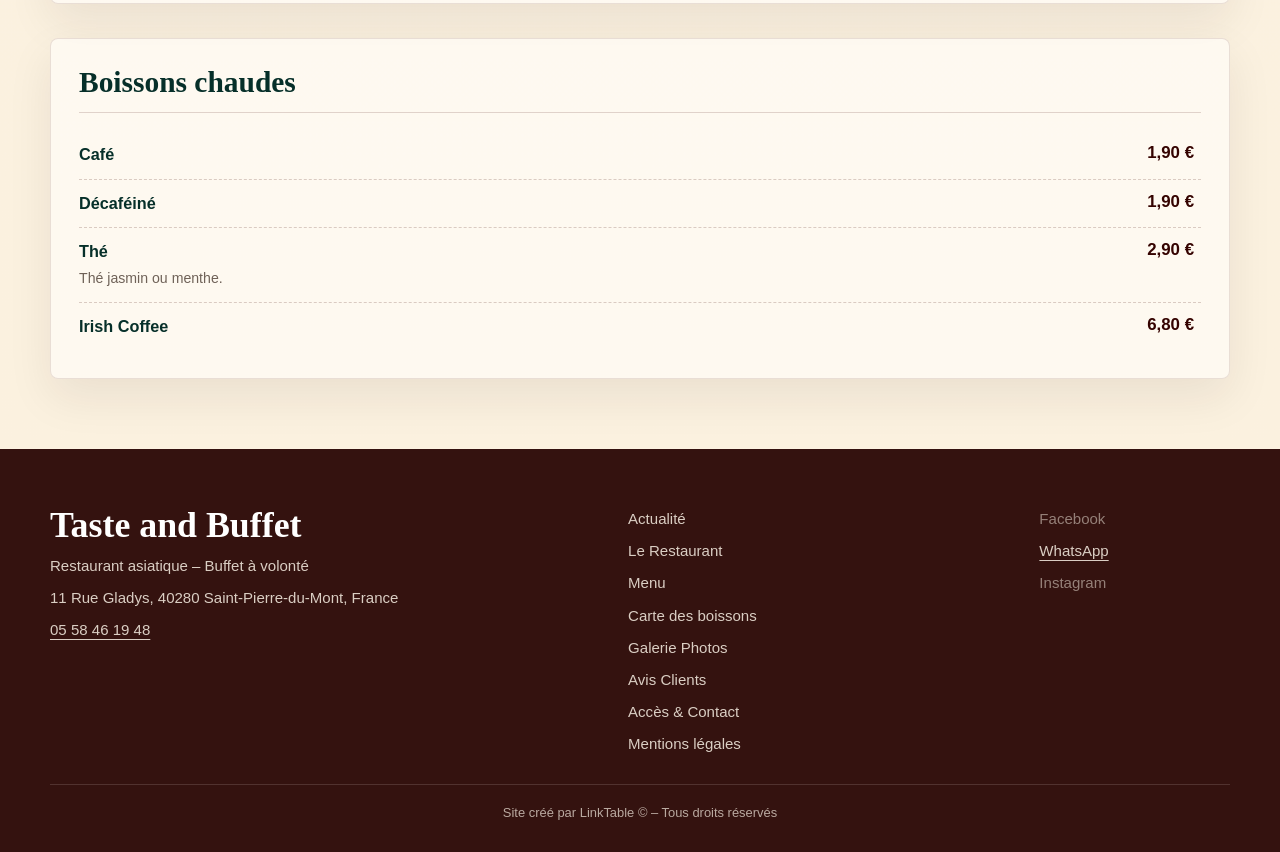
<file: carte-des-boissons.html>
<!doctype html>
<html lang="fr">
  <head>
    <meta charset="UTF-8" />
    <meta name="viewport" content="width=device-width, initial-scale=1.0" />
    <meta
      name="description"
      content="Carte des boissons de Taste and Buffet : cocktails, aperitifs, bieres, vins, champagnes, digestifs et boissons chaudes."
    />
    <title>Carte des boissons | Taste and Buffet</title>
    <link rel="icon" href="data:," />
    <link rel="stylesheet" href="style.css" />
    <link rel="stylesheet" href="boissons.css" />
  </head>
  <body>
    <header class="site-header" data-site-header>
      <a class="skip-link" href="#contenu">Aller au contenu</a>
      <div class="header-inner">
        <a class="brand" href="index.html#accueil" aria-label="Taste and Buffet - Accueil">
          <img
            src="images/logo-taste-buffet-header-blanc.png"
            alt="Taste and Buffet"
            width="2172"
            height="724"
          />
        </a>

        <nav class="desktop-nav" aria-label="Navigation principale">
          <a href="index.html#actualite">Actualit&eacute;</a>
          <a href="index.html#restaurant">Le Restaurant</a>
          <a href="index.html#menu">Menu</a>
          <a class="is-active" href="carte-des-boissons.html" aria-current="page">Carte des boissons</a>
          <a href="index.html#galerie">Galerie Photos</a>
          <a href="index.html#avis">Avis Clients</a>
          <a href="index.html#contact">Acc&egrave;s &amp; Contact</a>
        </nav>

        <a class="header-reserve" href="index.html#reservation">R&eacute;server une table</a>

        <button
          class="menu-toggle"
          type="button"
          aria-label="Ouvrir le menu"
          aria-expanded="false"
          aria-controls="mobileMenu"
          data-menu-toggle
        >
          <span></span>
          <span></span>
          <span></span>
        </button>
      </div>

      <div class="mobile-menu" id="mobileMenu" aria-hidden="true" inert data-mobile-menu>
        <nav aria-label="Navigation mobile">
          <a href="index.html#actualite">Actualit&eacute;</a>
          <a href="index.html#restaurant">Le Restaurant</a>
          <a href="index.html#menu">Menu</a>
          <a href="carte-des-boissons.html" aria-current="page">Carte des boissons</a>
          <a href="index.html#galerie">Galerie Photos</a>
          <a href="index.html#avis">Avis Clients</a>
          <a href="index.html#contact">Acc&egrave;s &amp; Contact</a>
          <a class="mobile-reserve" href="index.html#reservation">R&eacute;server une table</a>
        </nav>
      </div>
    </header>

    <main id="contenu" class="drinks-page">
      <section class="drinks-hero" id="accueil" aria-label="Carte des boissons">
        <div class="drinks-hero-inner reveal">
          <p class="section-kicker">Taste and Buffet</p>
          <h1>Carte des boissons</h1>
          <p>
            Cocktails, ap&eacute;ritifs, bi&egrave;res, vins et boissons chaudes pour accompagner
            votre moment au restaurant.
          </p>
        </div>
      </section>

      <nav class="category-nav" aria-label="Cat&eacute;gories de boissons">
        <div class="nav-scroll" id="categoryNav"></div>
      </nav>

      <section class="drinks-content" id="notre-carte">
        <div class="drinks-content-heading reveal">
          <p class="section-kicker">Boissons &amp; cocktails</p>
          <h2>Nos s&eacute;lections</h2>
          <div class="title-line"></div>
        </div>
        <div class="menu-wrapper">
          <div id="menu"></div>
        </div>
      </section>

    </main>

    <footer class="site-footer">
      <div class="footer-inner">
        <div>
          <h2>Taste and Buffet</h2>
          <p>Restaurant asiatique &ndash; Buffet &agrave; volont&eacute;</p>
          <p>11 Rue Gladys, 40280 Saint-Pierre-du-Mont, France</p>
          <a href="tel:+33558461948">05 58 46 19 48</a>
        </div>
        <nav aria-label="Navigation du footer">
          <a href="index.html#actualite">Actualit&eacute;</a>
          <a href="index.html#restaurant">Le Restaurant</a>
          <a href="index.html#menu">Menu</a>
          <a href="carte-des-boissons.html" aria-current="page">Carte des boissons</a>
          <a href="index.html#galerie">Galerie Photos</a>
          <a href="index.html#avis">Avis Clients</a>
          <a href="index.html#contact">Acc&egrave;s &amp; Contact</a>
          <a href="mentions-legales.html">Mentions l&eacute;gales</a>
        </nav>
        <div class="footer-socials">
          <span aria-disabled="true">Facebook</span>
          <a
            href="https://wa.me/33651863698?text=Bonjour%2C%20je%20souhaite%20obtenir%20des%20informations%20concernant%20Taste%20and%20Buffet."
            target="_blank"
            rel="noopener noreferrer"
          >
            WhatsApp
          </a>
          <span aria-disabled="true">Instagram</span>
        </div>
      </div>
      <p class="linktable-credit">Site cr&eacute;&eacute; par LinkTable &copy; &ndash; Tous droits r&eacute;serv&eacute;s</p>
    </footer>

    <div class="mobile-action-bar" aria-label="Actions rapides">
      <a href="tel:+33558461948">Appeler</a>
      <a
        href="https://www.google.com/maps/search/?api=1&query=11%20Rue%20Gladys%2C%2040280%20Saint-Pierre-du-Mont%2C%20France"
        target="_blank"
        rel="noopener noreferrer"
      >
        Itin&eacute;raire
      </a>
      <a href="index.html#reservation">R&eacute;server</a>
    </div>

    <script src="home.js"></script>
    <script src="data.js"></script>
    <script src="script.js"></script>
  </body>
</html>
</file>
<file: style.css>
:root {
  --red: #8f211b;
  --bordeaux: #5b241f;
  --bordeaux-deep: #34120f;
  --gold: #d6a52f;
  --cream: #fff8ec;
  --paper: #fbf1df;
  --sand: #eadbc1;
  --ink: #241d19;
  --muted: #6f6258;
  --anthracite: #202020;
  --line: rgba(91, 36, 31, 0.18);
  --soft-shadow: 0 20px 50px rgba(36, 29, 25, 0.12);
  --header-height: 82px;
}

* {
  box-sizing: border-box;
}

html {
  font-size: 94%;
  scroll-behavior: smooth;
  scroll-padding-top: var(--header-height);
}

body {
  margin: 0;
  overflow-x: hidden;
  background: var(--cream);
  color: var(--ink);
  font-family: Arial, Helvetica, sans-serif;
  line-height: 1.6;
}

body.menu-open {
  overflow: hidden;
}

img {
  display: block;
  max-width: 100%;
}

a {
  color: inherit;
}

button,
a {
  -webkit-tap-highlight-color: transparent;
}

button {
  font: inherit;
}

:focus-visible {
  outline: 2px solid var(--gold);
  outline-offset: 4px;
}

.sr-only {
  position: absolute;
  width: 1px;
  height: 1px;
  overflow: hidden;
  clip: rect(0, 0, 0, 0);
  white-space: nowrap;
}

.skip-link {
  position: fixed;
  top: 12px;
  left: 12px;
  z-index: 2000;
  transform: translateY(-160%);
  padding: 10px 14px;
  color: var(--ink);
  background: var(--cream);
  text-decoration: none;
  font-weight: 800;
}

.skip-link:focus {
  transform: translateY(0);
}

.site-header {
  position: fixed;
  inset: 0 0 auto;
  z-index: 1000;
  color: var(--cream);
  transition:
    background 280ms ease,
    box-shadow 280ms ease,
    transform 280ms ease;
}

.site-header.is-scrolled,
.site-header.menu-is-open {
  background: rgba(91, 36, 31, 0.97);
  box-shadow: 0 14px 38px rgba(14, 8, 7, 0.22);
  backdrop-filter: blur(12px);
}

.header-inner {
  width: min(1360px, 100%);
  min-height: var(--header-height);
  margin: 0 auto;
  padding: 8px clamp(16px, 4vw, 38px);
  display: grid;
  grid-template-columns: auto 1fr auto;
  align-items: center;
  gap: 22px;
}

.brand {
  display: inline-flex;
  align-items: center;
  width: clamp(150px, 14vw, 200px);
  text-decoration: none;
}

.brand img {
  width: 100%;
  height: auto;
}

.desktop-nav {
  display: flex;
  align-items: center;
  justify-content: center;
  gap: clamp(8px, 1vw, 14px);
  min-width: 0;
}

.desktop-nav a,
.mobile-menu a,
.footer-inner nav a {
  text-decoration: none;
}

.desktop-nav a {
  position: relative;
  display: inline-flex;
  align-items: center;
  min-height: 40px;
  color: rgba(255, 248, 236, 0.92);
  font-size: 0.68rem;
  font-weight: 900;
  text-transform: uppercase;
  white-space: nowrap;
}

.desktop-nav a::after {
  content: "";
  position: absolute;
  left: 0;
  right: 0;
  bottom: 3px;
  height: 2px;
  transform: scaleX(0);
  transform-origin: left;
  background: var(--gold);
  transition: transform 220ms ease;
}

.desktop-nav a:hover::after,
.desktop-nav a:focus-visible::after,
.desktop-nav a.is-active::after {
  transform: scaleX(1);
}

.header-reserve,
.button {
  display: inline-flex;
  align-items: center;
  justify-content: center;
  min-height: 42px;
  padding: 10px 14px;
  border: 1px solid transparent;
  border-radius: 6px;
  font-size: 0.76rem;
  font-weight: 900;
  text-decoration: none;
  text-transform: uppercase;
  transition:
    transform 220ms ease,
    background 220ms ease,
    color 220ms ease,
    border-color 220ms ease;
}

.header-reserve {
  color: var(--ink);
  background: var(--cream);
  white-space: nowrap;
}

.header-reserve:hover,
.button:hover {
  transform: translateY(-2px);
}

.button-primary {
  color: var(--cream);
  background: var(--red);
  border-color: var(--red);
}

.button-primary:hover {
  background: var(--bordeaux-deep);
  border-color: var(--bordeaux-deep);
}

.button-ghost {
  color: var(--cream);
  border-color: rgba(255, 248, 236, 0.62);
  background: rgba(255, 248, 236, 0.06);
}

.button-ghost:hover {
  color: var(--ink);
  background: var(--cream);
}

.button-light {
  color: var(--ink);
  background: var(--cream);
}

.button-ghost-dark {
  color: var(--bordeaux);
  border-color: rgba(91, 36, 31, 0.32);
  background: transparent;
}

.button-ghost-dark:hover,
.button-light-dark {
  color: var(--cream);
  background: var(--bordeaux);
}

.button-light-dark:hover {
  background: var(--bordeaux-deep);
}

.menu-toggle {
  display: none;
  width: 46px;
  height: 46px;
  border: 1px solid rgba(255, 248, 236, 0.28);
  border-radius: 6px;
  background: rgba(255, 248, 236, 0.08);
  color: var(--cream);
  cursor: pointer;
}

.menu-toggle span {
  display: block;
  width: 20px;
  height: 2px;
  margin: 4px auto;
  background: currentColor;
  transition:
    transform 220ms ease,
    opacity 220ms ease;
}

.menu-toggle.is-open span:nth-child(1) {
  transform: translateY(6px) rotate(45deg);
}

.menu-toggle.is-open span:nth-child(2) {
  opacity: 0;
}

.menu-toggle.is-open span:nth-child(3) {
  transform: translateY(-6px) rotate(-45deg);
}

.mobile-menu {
  position: fixed;
  inset: var(--header-height) 0 auto;
  max-height: calc(100vh - var(--header-height));
  overflow-y: auto;
  padding: 12px 18px 28px;
  transform: translateY(-12px);
  opacity: 0;
  pointer-events: none;
  background: rgba(91, 36, 31, 0.98);
  border-top: 1px solid rgba(255, 248, 236, 0.14);
  transition:
    opacity 220ms ease,
    transform 220ms ease;
}

.mobile-menu.is-open {
  transform: translateY(0);
  opacity: 1;
  pointer-events: auto;
}

.mobile-menu nav {
  width: min(520px, 100%);
  margin: 0 auto;
  display: grid;
  gap: 6px;
}

.mobile-menu a {
  min-height: 48px;
  display: flex;
  align-items: center;
  padding: 12px 4px;
  border-bottom: 1px solid rgba(255, 248, 236, 0.12);
  color: var(--cream);
  font-weight: 900;
  text-transform: uppercase;
}

.mobile-menu .mobile-reserve {
  justify-content: center;
  margin-top: 10px;
  border: 0;
  border-radius: 6px;
  color: var(--ink);
  background: var(--cream);
}

.hero {
  position: relative;
  min-height: clamp(540px, 72vh, 680px);
  display: grid;
  place-items: center;
  overflow: hidden;
  color: var(--cream);
}

.hero-image,
.hero-overlay {
  position: absolute;
  inset: 0;
  width: 100%;
  height: 100%;
}

.hero-image {
  object-fit: cover;
  object-position: center;
  animation: heroDrift 14s ease-in-out infinite alternate;
}

.hero-overlay {
  background:
    linear-gradient(180deg, rgba(23, 11, 8, 0.42), rgba(23, 11, 8, 0.66)),
    linear-gradient(90deg, rgba(52, 18, 15, 0.38), rgba(52, 18, 15, 0.05));
}

.hero-content {
  position: relative;
  z-index: 2;
  width: min(1360px, 100%);
  padding: calc(var(--header-height) + 44px) clamp(18px, 5vw, 56px) 68px;
  text-align: left;
}

.section-kicker {
  margin: 0 0 12px;
  color: var(--gold);
  font-size: 0.78rem;
  font-weight: 900;
  letter-spacing: 0;
  text-transform: uppercase;
}

.hero h1,
.section h2,
.footer-inner h2 {
  margin: 0;
  font-family: Georgia, "Times New Roman", serif;
  font-weight: 600;
  line-height: 1.02;
}

.hero-title {
  max-width: 780px;
  margin: 0;
  font-size: clamp(2.35rem, 3.65vw, 3.8rem);
  text-shadow: 0 12px 40px rgba(0, 0, 0, 0.38);
}

.hero-title span {
  display: block;
  white-space: nowrap;
}

.hero-title span + span {
  color: var(--gold);
}

.hero-subtitle {
  max-width: 640px;
  margin: 18px 0 0;
  color: rgba(255, 248, 236, 0.94);
  font-size: clamp(0.96rem, 1.2vw, 1.2rem);
  font-weight: 700;
  line-height: 1.5;
}

.hero-actions {
  margin-top: 26px;
  display: flex;
  justify-content: flex-start;
  gap: 12px;
  flex-wrap: wrap;
}

.scroll-cue {
  position: absolute;
  z-index: 2;
  left: 50%;
  bottom: 20px;
  width: 30px;
  height: 46px;
  transform: translateX(-50%);
  border: 1px solid rgba(255, 248, 236, 0.55);
  border-radius: 999px;
}

.scroll-cue span {
  position: absolute;
  top: 9px;
  left: 50%;
  width: 4px;
  height: 8px;
  transform: translateX(-50%);
  border-radius: 999px;
  background: var(--gold);
  animation: scrollCue 1.7s ease-in-out infinite;
}

.section {
  padding: clamp(50px, 6.4vw, 88px) clamp(18px, 4vw, 44px);
}

.section-inner,
.split-section {
  width: min(1180px, 100%);
  margin: 0 auto;
}

.section-inner.narrow {
  width: min(860px, 100%);
}

.section h2 {
  color: var(--bordeaux-deep);
  font-size: clamp(2.05rem, 2.75vw, 2.7rem);
}

.title-line {
  width: 58px;
  height: 2px;
  margin: 14px 0 20px;
  transform-origin: left;
  background: var(--gold);
}

.section-intro {
  max-width: 680px;
  margin: 0 0 26px;
  color: var(--muted);
  font-size: 1.05rem;
}

.section-news {
  background: var(--cream);
}

.customer-ratings {
  position: relative;
  z-index: 4;
  padding: clamp(14px, 2.4vw, 26px) clamp(18px, 4vw, 44px) 0;
  background: var(--cream);
}

.customer-ratings-inner {
  width: min(1360px, 100%);
  margin: 0 auto;
  display: grid;
  grid-template-columns: repeat(3, minmax(0, 1fr));
  overflow: hidden;
  border: 1px solid rgba(214, 165, 47, 0.46);
  border-radius: 8px;
  background: rgba(255, 248, 236, 0.94);
  box-shadow: 0 18px 40px rgba(36, 29, 25, 0.14);
}

.rating-card {
  min-width: 0;
  display: grid;
  grid-template-columns: auto minmax(0, 1fr);
  align-items: center;
  gap: clamp(14px, 1.8vw, 22px);
  padding: clamp(18px, 2.4vw, 28px);
}

.rating-card + .rating-card {
  border-left: 1px solid rgba(214, 165, 47, 0.42);
}

.rating-icon {
  width: clamp(50px, 4.2vw, 66px);
  height: clamp(50px, 4.2vw, 66px);
  display: inline-flex;
  align-items: center;
  justify-content: center;
  flex: 0 0 auto;
}

.rating-icon-cream {
  padding: clamp(9px, 0.9vw, 13px);
  overflow: hidden;
  border: 1px solid rgba(214, 165, 47, 0.32);
  border-radius: 50%;
  background: var(--cream);
  box-shadow: inset 0 0 0 1px rgba(255, 248, 236, 0.7);
}

.rating-icon img {
  width: 100%;
  height: 100%;
  object-fit: contain;
}

.rating-stars,
.rating-rank {
  margin-bottom: 6px;
  color: var(--gold);
  font-size: clamp(1.15rem, 1.5vw, 1.48rem);
  line-height: 1;
}

.rating-content p {
  margin: 0;
  color: var(--ink);
  font-size: clamp(0.94rem, 1.15vw, 1.16rem);
  font-weight: 800;
  line-height: 1.25;
}

.rating-content strong {
  font-size: clamp(1.18rem, 1.55vw, 1.52rem);
  font-weight: 900;
}

.rating-content span,
.rating-content small {
  display: block;
  margin-top: 6px;
  color: var(--ink);
  font-size: clamp(0.86rem, 1vw, 1rem);
  line-height: 1.35;
}

.rating-content small {
  color: var(--red);
}

.news-panel {
  padding: clamp(20px, 3.2vw, 32px);
  border: 1px solid var(--line);
  border-left: 4px solid var(--gold);
  border-radius: 8px;
  background: rgba(255, 255, 255, 0.52);
  box-shadow: var(--soft-shadow);
}

.news-label,
.review-status {
  margin: 0 0 10px;
  color: var(--red);
  font-size: 0.78rem;
  font-weight: 900;
  text-transform: uppercase;
}

.news-panel h3 {
  margin: 0 0 10px;
  color: var(--bordeaux);
  font-size: 1.5rem;
}

.news-panel p:last-child {
  margin-bottom: 0;
  color: var(--muted);
}

.section-restaurant {
  padding-inline: 0;
  background: var(--paper);
}

.split-section {
  display: grid;
  grid-template-columns: minmax(0, 0.82fr) minmax(320px, 0.95fr);
  align-items: center;
  gap: clamp(24px, 4vw, 52px);
  padding: 0 clamp(18px, 4vw, 48px);
}

.split-section + .split-section {
  margin-top: clamp(46px, 5.6vw, 72px);
}

.split-section-reverse {
  grid-template-columns: minmax(320px, 0.95fr) minmax(0, 0.82fr);
}

.split-section-reverse .split-media {
  order: 2;
}

.split-media {
  width: min(100%, 560px);
  min-height: clamp(220px, 28vw, 340px);
  overflow: hidden;
  border-radius: 8px;
  background: var(--sand);
  box-shadow: var(--soft-shadow);
}

.split-section-reverse .split-media {
  justify-self: end;
}

.split-media img {
  width: 100%;
  height: 100%;
  min-height: inherit;
  object-fit: cover;
  transition: transform 900ms ease;
}

.image-zoom:hover img,
.gallery-item:hover img {
  transform: scale(1.035);
}

.split-copy {
  max-width: 520px;
}

.split-copy p:not(.section-kicker) {
  color: var(--muted);
  font-size: 1.04rem;
}

.split-copy .button {
  margin-top: 16px;
}

.section-menu {
  background:
    linear-gradient(135deg, rgba(91, 36, 31, 0.96), rgba(52, 18, 15, 0.94)),
    var(--bordeaux);
  color: var(--cream);
}

.section-menu h2,
.section-menu .section-kicker {
  color: var(--cream);
}

.section-menu .title-line {
  background: var(--gold);
}

.pricing-board {
  display: grid;
  grid-template-columns: repeat(2, minmax(0, 1fr));
  gap: clamp(18px, 3vw, 30px);
  margin-top: 24px;
  padding: clamp(20px, 3vw, 32px);
  border: 1px solid rgba(255, 248, 236, 0.14);
  border-radius: 8px;
  background: rgba(255, 248, 236, 0.06);
}

.pricing-column h3 {
  margin: 0 0 18px;
  color: var(--gold);
  font-size: 1rem;
  text-transform: uppercase;
}

.price-row {
  display: grid;
  grid-template-columns: minmax(0, 1fr) minmax(70px, auto) minmax(76px, auto);
  align-items: baseline;
  gap: 12px;
  padding: 11px 0;
  border-bottom: 1px dashed rgba(255, 248, 236, 0.22);
}

.price-row-simple {
  grid-template-columns: minmax(0, 1fr) minmax(76px, auto);
}

.price-row span {
  min-width: 0;
  color: rgba(255, 248, 236, 0.86);
}

.price-row span:nth-child(2) {
  text-align: center;
  font-weight: 800;
}

.price-row strong {
  color: #fff;
  font-size: 1.22rem;
  text-align: right;
  white-space: nowrap;
}

.birthday-note {
  grid-column: 1 / -1;
  margin: 10px 0 0;
  padding: 18px;
  border-radius: 8px;
  color: var(--ink);
  background: var(--gold);
  font-weight: 900;
  text-align: center;
}

.drinks-showcase {
  position: relative;
  min-height: clamp(380px, 50vw, 480px);
  display: grid;
  place-items: center;
  overflow: hidden;
  padding: clamp(58px, 7vw, 88px) clamp(18px, 4vw, 48px);
  color: var(--cream);
  background:
    linear-gradient(180deg, rgba(36, 29, 25, 0.1), rgba(36, 29, 25, 0.42)),
    linear-gradient(90deg, rgba(52, 18, 15, 0.36), rgba(52, 18, 15, 0.12)),
    url("images/golden-spritz.png") center 42% / cover;
}

.drinks-showcase::after {
  content: "";
  position: absolute;
  inset: 0;
  background: rgba(14, 8, 7, 0.18);
}

.drinks-showcase-content {
  position: relative;
  z-index: 1;
  display: grid;
  justify-items: center;
  text-align: center;
}

.drinks-showcase-content p {
  margin: 0;
  color: #fff;
  font-family: Georgia, "Times New Roman", serif;
  font-size: clamp(2.45rem, 3.8vw, 3.45rem);
  font-weight: 600;
  line-height: 1;
  text-shadow: 0 10px 34px rgba(0, 0, 0, 0.4);
}

.drinks-showcase-button {
  position: relative;
  min-width: min(100%, 280px);
  min-height: 56px;
  display: inline-flex;
  align-items: center;
  justify-content: center;
  margin-top: 20px;
  padding: 14px 24px;
  border: 3px solid #fff;
  border-radius: 999px;
  color: #fff;
  background: rgba(32, 32, 32, 0.72);
  font-size: 1.05rem;
  font-weight: 900;
  text-decoration: none;
  text-transform: uppercase;
  transition:
    transform 220ms ease,
    background 220ms ease,
    color 220ms ease;
}

.drinks-showcase-button::after {
  content: "";
  position: absolute;
  top: calc(100% + 12px);
  left: 50%;
  width: 2px;
  height: 52px;
  transform: translateX(-50%);
  background: rgba(255, 255, 255, 0.72);
  pointer-events: none;
}

.drinks-showcase-button:hover,
.drinks-showcase-button:focus-visible {
  transform: translateY(-2px);
  color: var(--ink);
  background: #fff;
}

.section-gallery {
  background: var(--paper);
}

.gallery-grid {
  display: grid;
  grid-template-columns: repeat(4, minmax(0, 1fr));
  grid-auto-rows: clamp(150px, 15vw, 210px);
  gap: 12px;
}

.gallery-item {
  position: relative;
  min-width: 0;
  overflow: hidden;
  padding: 0;
  border: 0;
  border-radius: 8px;
  background: var(--sand);
  cursor: pointer;
}

.gallery-item::after {
  content: "";
  position: absolute;
  inset: 0;
  background: rgba(52, 18, 15, 0);
  transition: background 220ms ease;
}

.gallery-item:hover::after,
.gallery-item:focus-visible::after {
  background: rgba(52, 18, 15, 0.18);
}

.gallery-item img {
  width: 100%;
  height: 100%;
  object-fit: cover;
  transition: transform 720ms ease;
}

.gallery-large {
  grid-column: span 2;
  grid-row: span 2;
}

.gallery-wide {
  grid-column: span 2;
}

.gallery-small img {
  object-position: center;
}

.section-reviews {
  background: var(--cream);
}

.reviews-shell {
  display: grid;
  grid-template-columns: 48px minmax(0, 1fr) 48px;
  align-items: center;
  gap: 14px;
}

.reviews-viewport {
  min-height: 230px;
  position: relative;
  overflow: hidden;
}

.review-card {
  position: absolute;
  inset: 0;
  display: flex;
  flex-direction: column;
  justify-content: center;
  gap: 10px;
  padding: clamp(20px, 3vw, 32px);
  border: 1px solid var(--line);
  border-radius: 8px;
  background: #fffdf7;
  box-shadow: var(--soft-shadow);
  opacity: 0;
  transform: translateX(24px);
  transition:
    opacity 280ms ease,
    transform 280ms ease;
}

.review-card.is-active {
  opacity: 1;
  transform: translateX(0);
}

.review-rating {
  margin: 0;
  color: var(--gold);
  font-size: 1.15rem;
  line-height: 1;
}

.review-rating span + span {
  margin-left: 10px;
  color: var(--muted);
  font-size: 0.78rem;
  font-weight: 700;
}

.review-quote {
  max-width: 720px;
  margin: 0;
  color: var(--muted);
  font-size: 1rem;
  line-height: 1.5;
}

.review-author {
  align-self: flex-end;
  margin-top: auto;
  color: var(--muted);
  font-size: 0.88rem;
  font-style: italic;
}

.round-control {
  width: 48px;
  height: 48px;
  border: 1px solid var(--line);
  border-radius: 50%;
  color: var(--bordeaux);
  background: transparent;
  cursor: pointer;
  font-size: 2rem;
  line-height: 1;
  transition:
    background 220ms ease,
    color 220ms ease,
    transform 220ms ease;
}

.round-control:hover {
  transform: translateY(-2px);
  color: var(--cream);
  background: var(--bordeaux);
}

.section-contact {
  background: var(--paper);
}

.contact-layout {
  display: grid;
  grid-template-columns: minmax(0, 0.92fr) minmax(0, 0.88fr);
  gap: clamp(24px, 4vw, 52px);
  align-items: stretch;
}

.contact-copy address {
  margin: 0 0 12px;
  color: var(--muted);
  font-style: normal;
  font-weight: 700;
}

.phone-link {
  display: inline-flex;
  margin: 4px 0 18px;
  color: var(--bordeaux);
  font-size: 1.1rem;
  font-weight: 900;
  text-decoration: none;
}

.contact-actions {
  display: flex;
  margin-top: 6px;
  gap: 12px;
  flex-wrap: wrap;
}

.contact-social-button {
  width: 60px;
  height: 60px;
  min-width: 0;
  padding: 0;
  justify-content: center;
  border-radius: 999px;
  box-shadow: 0 12px 26px rgba(52, 18, 15, 0.14);
}

.contact-social-button svg {
  width: 34px;
  height: 34px;
  flex: 0 0 auto;
}

.contact-social-button svg * {
  fill: currentColor;
}

.contact-social-button.social-facebook {
  color: var(--cream);
  background: #8f6a61;
  border-color: #8f6a61;
}

.contact-social-button.social-instagram {
  color: var(--bordeaux);
  background: var(--cream);
  border-color: rgba(91, 36, 31, 0.24);
}

.contact-social-button.social-instagram svg {
  width: 42px;
  height: 42px;
}

.contact-social-button.social-instagram svg * {
  fill: none;
  stroke: currentColor;
  stroke-width: 1.8;
}

.contact-social-button.social-instagram svg circle:last-child {
  fill: currentColor;
  stroke: none;
}

.contact-social-button.social-whatsapp {
  color: var(--cream);
  background: var(--red);
  border-color: var(--red);
}

.contact-social-button:hover {
  color: var(--ink);
  background: var(--gold);
  border-color: var(--gold);
}

.contact-social-button.social-instagram:hover {
  color: var(--red);
  background: var(--cream);
  border-color: rgba(143, 33, 27, 0.34);
}

.hours-placeholder {
  margin-top: 22px;
  padding-top: 18px;
  border-top: 1px solid var(--line);
}

.hours-placeholder h3 {
  margin: 0 0 8px;
  color: var(--bordeaux);
}

.hours-placeholder p {
  margin: 0;
  color: var(--muted);
}

.map-panel {
  justify-self: end;
  align-self: center;
  width: min(100%, 560px);
  min-height: clamp(240px, 26vw, 310px);
  overflow: hidden;
  border-radius: 8px;
  background: var(--sand);
  box-shadow: var(--soft-shadow);
}

.map-panel iframe {
  width: 100%;
  height: 100%;
  min-height: inherit;
  border: 0;
}

.site-footer {
  padding: clamp(36px, 5vw, 58px) clamp(18px, 4vw, 48px) 28px;
  color: rgba(255, 248, 236, 0.82);
  background: var(--bordeaux-deep);
}

.footer-inner {
  width: min(1180px, 100%);
  margin: 0 auto;
  display: grid;
  grid-template-columns: minmax(0, 1.15fr) minmax(180px, 0.8fr) minmax(160px, 0.4fr);
  gap: 30px;
}

.footer-inner h2 {
  margin-bottom: 10px;
  color: #fff;
  font-size: clamp(2rem, 2.8vw, 2.55rem);
}

.footer-inner p {
  margin: 0 0 8px;
}

.footer-inner a {
  color: inherit;
  text-underline-offset: 4px;
}

.footer-inner nav,
.footer-socials {
  display: grid;
  align-content: start;
  gap: 8px;
}

.footer-socials span {
  color: rgba(255, 248, 236, 0.48);
}

.linktable-credit {
  width: min(1180px, 100%);
  margin: 28px auto 0;
  padding-top: 18px;
  border-top: 1px solid rgba(255, 248, 236, 0.14);
  color: rgba(255, 248, 236, 0.66);
  font-size: 0.86rem;
  text-align: center;
}

.mobile-action-bar {
  position: fixed;
  left: 10px;
  right: 10px;
  bottom: 10px;
  z-index: 900;
  display: none;
  grid-template-columns: repeat(3, minmax(0, 1fr));
  overflow: hidden;
  border-radius: 8px;
  box-shadow: 0 12px 34px rgba(14, 8, 7, 0.24);
}

.mobile-action-bar a {
  min-height: 48px;
  display: flex;
  align-items: center;
  justify-content: center;
  color: var(--cream);
  background: var(--bordeaux);
  border-right: 1px solid rgba(255, 248, 236, 0.16);
  font-size: 0.78rem;
  font-weight: 900;
  text-decoration: none;
  text-transform: uppercase;
}

.mobile-action-bar a:last-child {
  border-right: 0;
  background: var(--red);
}

.chat-widget {
  position: fixed;
  right: 22px;
  bottom: 22px;
  z-index: 1250;
  display: grid;
  justify-items: end;
  gap: 12px;
  pointer-events: none;
}

.chat-launcher,
.chat-panel {
  pointer-events: auto;
}

.chat-launcher {
  min-height: 56px;
  display: inline-flex;
  align-items: center;
  gap: 10px;
  padding: 12px 18px 12px 14px;
  border: 1px solid rgba(255, 248, 236, 0.34);
  border-radius: 999px;
  color: var(--cream);
  background: linear-gradient(135deg, var(--red), var(--bordeaux));
  box-shadow: 0 18px 38px rgba(14, 8, 7, 0.26);
  cursor: pointer;
  font-weight: 900;
  text-transform: uppercase;
  transition:
    transform 220ms ease,
    box-shadow 220ms ease,
    opacity 220ms ease;
}

.chat-launcher:hover {
  transform: translateY(-2px);
  box-shadow: 0 22px 44px rgba(14, 8, 7, 0.3);
}

.chat-widget.is-open .chat-launcher {
  position: absolute;
  right: 0;
  bottom: 0;
  opacity: 0;
  pointer-events: none;
  transform: translateY(8px);
}

.chat-launcher-icon {
  width: 34px;
  height: 34px;
  display: inline-grid;
  place-items: center;
  place-content: center;
  grid-template-columns: repeat(3, 5px);
  gap: 3px;
  border-radius: 50%;
  color: var(--bordeaux);
  background: var(--cream);
}

.chat-launcher-icon span {
  width: 5px;
  height: 5px;
  border-radius: 50%;
  background: currentColor;
}

.chat-launcher-text {
  font-size: 0.78rem;
  letter-spacing: 0;
}

.chat-panel {
  order: -1;
  width: min(390px, calc(100vw - 32px));
  max-height: min(780px, calc(100vh - 44px));
  display: grid;
  grid-template-rows: auto auto minmax(160px, 1fr) auto auto;
  overflow: hidden;
  border: 1px solid rgba(91, 36, 31, 0.18);
  border-radius: 8px;
  background: #fffdf7;
  box-shadow: 0 26px 70px rgba(14, 8, 7, 0.34);
  opacity: 0;
  transform: translateY(16px) scale(0.98);
  transform-origin: bottom right;
  pointer-events: none;
  transition:
    opacity 220ms ease,
    transform 220ms ease;
}

.chat-widget.is-open .chat-panel {
  opacity: 1;
  transform: translateY(0) scale(1);
  pointer-events: auto;
}

.chat-panel-header {
  display: flex;
  align-items: center;
  justify-content: space-between;
  gap: 16px;
  padding: 18px 18px 16px;
  color: var(--cream);
  background:
    linear-gradient(135deg, rgba(91, 36, 31, 0.96), rgba(52, 18, 15, 0.98)),
    var(--bordeaux);
}

.chat-panel-header p,
.chat-panel-header h2 {
  margin: 0;
}

.chat-panel-header p {
  color: var(--gold);
  font-size: 0.72rem;
  font-weight: 900;
  text-transform: uppercase;
}

.chat-panel-header h2 {
  margin-top: 3px;
  font-family: Georgia, "Times New Roman", serif;
  font-size: 1.45rem;
  font-weight: 600;
  line-height: 1;
}

.chat-close {
  width: 40px;
  height: 40px;
  border: 1px solid rgba(255, 248, 236, 0.28);
  border-radius: 50%;
  color: var(--cream);
  background: rgba(255, 248, 236, 0.08);
  cursor: pointer;
  font-size: 1.7rem;
  line-height: 1;
}

.chat-status {
  display: flex;
  align-items: center;
  gap: 8px;
  padding: 10px 18px;
  border-bottom: 1px solid var(--line);
  color: var(--muted);
  background: rgba(251, 241, 223, 0.7);
  font-size: 0.78rem;
  font-weight: 800;
}

.chat-status span {
  width: 8px;
  height: 8px;
  flex: 0 0 auto;
  border-radius: 50%;
  background: var(--gold);
  box-shadow: 0 0 0 4px rgba(214, 165, 47, 0.16);
}

.chat-messages {
  min-height: 0;
  display: grid;
  align-content: start;
  gap: 10px;
  overflow-y: auto;
  padding: 18px;
  background:
    linear-gradient(180deg, rgba(255, 248, 236, 0.78), rgba(255, 253, 247, 0.96)),
    #fffdf7;
}

.chat-message {
  max-width: 86%;
  padding: 11px 13px;
  border-radius: 8px;
  font-size: 0.94rem;
  line-height: 1.4;
}

.chat-message p {
  margin: 0;
}

.chat-message-bot {
  justify-self: start;
  color: var(--ink);
  background: #fff;
  border: 1px solid rgba(91, 36, 31, 0.12);
  box-shadow: 0 10px 22px rgba(36, 29, 25, 0.08);
}

.chat-message-user {
  justify-self: end;
  color: var(--cream);
  background: var(--bordeaux);
}

.chat-suggestions {
  display: grid;
  grid-template-columns: fit-content(100%);
  align-content: start;
  gap: 6px;
  max-height: min(410px, 52vh);
  overflow-y: auto;
  padding: 0 18px 14px;
  background: #fffdf7;
}

.chat-suggestions.is-question-list {
  grid-template-columns: minmax(0, 1fr);
}

.chat-suggestions button {
  min-width: 0;
  width: 100%;
  min-height: 34px;
  padding: 8px 11px;
  border: 1px solid rgba(91, 36, 31, 0.2);
  border-radius: 999px;
  color: var(--bordeaux);
  background: rgba(251, 241, 223, 0.72);
  cursor: pointer;
  font-size: 0.78rem;
  font-weight: 900;
  line-height: 1.25;
  text-align: left;
}

.chat-phone-link {
  display: inline-flex;
  margin-top: 10px;
  color: var(--bordeaux);
  font-weight: 900;
  text-underline-offset: 3px;
}

.chat-message-typing {
  display: flex;
  gap: 4px;
  width: 58px;
  min-height: 40px;
  align-items: center;
  justify-content: center;
}

.chat-message-typing span {
  width: 6px;
  height: 6px;
  border-radius: 50%;
  background: var(--bordeaux);
  animation: chatTyping 900ms ease-in-out infinite;
}

.chat-message-typing span:nth-child(2) {
  animation-delay: 120ms;
}

.chat-message-typing span:nth-child(3) {
  animation-delay: 240ms;
}

.chat-form {
  display: grid;
  grid-template-columns: minmax(0, 1fr) auto;
  gap: 8px;
  padding: 14px;
  border-top: 1px solid var(--line);
  background: #fffdf7;
}

.chat-form input {
  min-width: 0;
  height: 44px;
  padding: 0 13px;
  border: 1px solid rgba(91, 36, 31, 0.2);
  border-radius: 6px;
  color: var(--ink);
  background: #fff;
  font: inherit;
}

.chat-form input::placeholder {
  color: rgba(111, 98, 88, 0.74);
}

.chat-form button {
  min-height: 44px;
  padding: 0 14px;
  border: 0;
  border-radius: 6px;
  color: var(--cream);
  background: var(--red);
  cursor: pointer;
  font-size: 0.78rem;
  font-weight: 900;
  text-transform: uppercase;
}

.lightbox {
  position: fixed;
  inset: 0;
  z-index: 1600;
  display: grid;
  grid-template-columns: 64px minmax(0, 1fr) 64px;
  align-items: center;
  gap: 12px;
  padding: 80px clamp(14px, 3vw, 34px) 34px;
  background: rgba(20, 10, 8, 0.92);
  opacity: 0;
  pointer-events: none;
  transition: opacity 220ms ease;
}

.lightbox.is-open {
  opacity: 1;
  pointer-events: auto;
}

.lightbox figure {
  margin: 0;
  min-width: 0;
}

.lightbox img {
  width: 100%;
  max-height: 78vh;
  object-fit: contain;
}

.lightbox figcaption {
  margin-top: 12px;
  color: var(--cream);
  text-align: center;
}

.lightbox-close,
.lightbox-control {
  border: 1px solid rgba(255, 248, 236, 0.25);
  color: var(--cream);
  background: rgba(255, 248, 236, 0.06);
  cursor: pointer;
}

.lightbox-close {
  position: absolute;
  top: 22px;
  right: 22px;
  width: 48px;
  height: 48px;
  border-radius: 50%;
  font-size: 2rem;
}

.lightbox-control {
  width: 56px;
  height: 56px;
  border-radius: 50%;
  font-size: 2.4rem;
  line-height: 1;
}

.lightbox-control:hover,
.lightbox-close:hover {
  color: var(--ink);
  background: var(--cream);
}

.reveal {
  opacity: 0;
  transform: translateY(24px);
  transition:
    opacity 700ms ease,
    transform 700ms ease;
}

.reveal.is-visible {
  opacity: 1;
  transform: translateY(0);
}

.reveal .title-line {
  transform: scaleX(0);
  transition: transform 700ms ease 180ms;
}

.reveal.is-visible .title-line {
  transform: scaleX(1);
}

@keyframes heroDrift {
  from {
    transform: scale(1);
  }
  to {
    transform: scale(1.045);
  }
}

@keyframes scrollCue {
  0% {
    transform: translate(-50%, 0);
    opacity: 0.4;
  }
  50% {
    opacity: 1;
  }
  100% {
    transform: translate(-50%, 15px);
    opacity: 0;
  }
}

@keyframes chatTyping {
  0%,
  60%,
  100% {
    opacity: 0.35;
    transform: translateY(0);
  }
  30% {
    opacity: 1;
    transform: translateY(-3px);
  }
}

@media (max-width: 1120px) {
  .header-inner {
    grid-template-columns: auto 1fr auto auto;
  }

  .desktop-nav {
    display: none;
  }

  .menu-toggle {
    display: block;
  }

  .header-reserve {
    justify-self: end;
  }
}

@media (max-width: 900px) {
  :root {
    --header-height: 70px;
  }

  .header-inner {
    grid-template-columns: auto 1fr auto;
    gap: 12px;
  }

  .brand {
    width: clamp(140px, 35vw, 210px);
  }

  .header-reserve {
    display: none;
  }

  .menu-toggle {
    grid-column: 3;
    justify-self: end;
  }

  .hero-title {
    font-size: clamp(2.1rem, 5.2vw, 3.05rem);
  }

  .hero-subtitle {
    font-size: clamp(1rem, 2.4vw, 1.25rem);
  }

  .customer-ratings-inner {
    grid-template-columns: 1fr;
  }

  .rating-card + .rating-card {
    border-top: 1px solid rgba(214, 165, 47, 0.38);
    border-left: 0;
  }

  .section h2 {
    font-size: clamp(1.85rem, 4.2vw, 2.3rem);
  }

  .footer-inner h2 {
    font-size: 2.2rem;
  }

  .drinks-showcase-content p {
    font-size: 2.85rem;
  }

  .split-section,
  .split-section-reverse,
  .contact-layout,
  .footer-inner,
  .pricing-board {
    grid-template-columns: 1fr;
  }

  .split-section-reverse .split-media {
    order: 0;
    justify-self: start;
  }

  .split-copy {
    max-width: none;
  }

  .gallery-grid {
    grid-template-columns: repeat(2, minmax(0, 1fr));
    grid-auto-rows: clamp(150px, 24vw, 220px);
  }

  .gallery-large,
  .gallery-wide {
    grid-column: span 2;
  }
}

@media (max-width: 640px) {
  body {
    padding-bottom: 64px;
  }

  .mobile-action-bar {
    display: grid;
  }

  body.chat-open {
    overflow: hidden;
  }

  .chat-widget {
    right: 12px;
    bottom: 72px;
    left: 12px;
  }

  .chat-launcher {
    justify-self: end;
    min-height: 52px;
    padding: 10px 14px 10px 10px;
  }

  .chat-launcher-icon {
    width: 32px;
    height: 32px;
  }

  .chat-panel {
    width: 100%;
    height: calc(100vh - 94px);
    max-height: calc(100vh - 94px);
    grid-template-rows: auto auto minmax(220px, 1fr) auto auto;
  }

  .chat-panel-header {
    padding: 16px;
  }

  .chat-messages {
    padding: 15px;
  }

  .chat-suggestions {
    padding-inline: 15px;
  }

  .chat-form {
    padding: 12px;
  }

  .hero-content {
    padding-top: 90px;
    padding-bottom: 58px;
  }

  .hero-title {
    font-size: clamp(1.65rem, 6.4vw, 2.25rem);
  }

  .hero-subtitle {
    font-size: 0.98rem;
  }

  .section h2 {
    font-size: 1.85rem;
  }

  .footer-inner h2 {
    font-size: 1.95rem;
  }

  .drinks-showcase {
    min-height: 430px;
    padding: 62px 18px 88px;
    background-position: center;
  }

  .drinks-showcase-content p {
    font-size: 2.3rem;
  }

  .hero-actions {
    align-items: stretch;
    flex-direction: column;
  }

  .hero-actions .button {
    width: 100%;
  }

  .section {
    padding-block: 48px;
  }

  .split-section {
    padding-inline: 18px;
  }

  .split-media,
  .map-panel {
    width: 100%;
    min-height: 210px;
  }

  .price-row,
  .price-row-simple {
    grid-template-columns: minmax(0, 1fr) auto;
    gap: 6px 10px;
  }

  .price-row span:nth-child(2) {
    grid-column: 1;
    text-align: left;
    font-size: 0.9rem;
  }

  .price-row strong {
    grid-row: 1 / span 2;
    grid-column: 2;
    align-self: center;
  }

  .price-row-simple strong {
    grid-row: 1;
  }

  .reviews-shell {
    grid-template-columns: 1fr 1fr;
    gap: 12px;
  }

  .reviews-viewport {
    grid-column: 1 / -1;
    min-height: 230px;
  }

  .round-control {
    justify-self: center;
    order: 2;
  }

  .gallery-grid {
    grid-template-columns: 1fr;
    grid-auto-rows: 210px;
  }

  .gallery-large,
  .gallery-wide {
    grid-column: span 1;
    grid-row: span 1;
  }

  .gallery-small {
    max-width: 360px;
    width: 100%;
    justify-self: center;
  }

  .contact-actions .button {
    flex: 1 1 100%;
  }

  .contact-actions .contact-social-button {
    flex: 0 0 58px;
    width: 58px;
    height: 58px;
  }

  .lightbox {
    grid-template-columns: 1fr 1fr;
    padding-top: 86px;
  }

  .lightbox figure {
    grid-column: 1 / -1;
    order: 1;
  }

  .lightbox-prev,
  .lightbox-next {
    order: 2;
    justify-self: center;
  }
}

@media (max-width: 430px) {
  .header-inner {
    padding-inline: 14px;
  }

  .brand {
    justify-self: start;
    width: min(56vw, 190px);
  }

  .menu-toggle {
    justify-self: end;
    width: 40px;
    height: 40px;
  }

  .chat-launcher-text {
    font-size: 0.72rem;
  }

  .chat-panel-header h2 {
    font-size: 1.28rem;
  }

  .chat-message {
    max-width: 92%;
    font-size: 0.9rem;
  }

  .chat-form {
    grid-template-columns: 1fr;
  }

  .chat-form button {
    width: 100%;
  }

  .section h2 {
    font-size: 1.65rem;
  }

  .hero-title {
    font-size: clamp(1.32rem, 5.9vw, 1.58rem);
  }

  .hero-subtitle {
    font-size: 0.92rem;
  }

  .footer-inner h2 {
    font-size: 1.8rem;
  }

  .drinks-showcase {
    min-height: 390px;
    padding: 54px 18px 78px;
  }

  .drinks-showcase-content p {
    font-size: 1.95rem;
  }

  .drinks-showcase-button {
    min-height: 56px;
    font-size: 0.88rem;
  }

  .pricing-board {
    padding: 18px;
  }

  .price-row {
    padding-block: 12px;
  }

  .price-row strong {
    font-size: 1.05rem;
  }

  .footer-inner {
    gap: 26px;
  }
}

@media (prefers-reduced-motion: reduce) {
  *,
  *::before,
  *::after {
    scroll-behavior: auto !important;
    animation-duration: 0.01ms !important;
    animation-iteration-count: 1 !important;
    transition-duration: 0.01ms !important;
  }

  .reveal {
    opacity: 1;
    transform: none;
  }

  .reveal .title-line {
    transform: scaleX(1);
  }
}
</file>
<file: boissons.css>
.drinks-page {
  background: var(--cream);
}

.drinks-hero {
  position: relative;
  min-height: 48vh;
  min-height: 48svh;
  display: grid;
  place-items: center;
  overflow: hidden;
  padding: calc(var(--header-height) + 44px) clamp(18px, 4vw, 48px) 54px;
  color: var(--cream);
  background:
    linear-gradient(135deg, rgba(52, 18, 15, 0.9), rgba(91, 36, 31, 0.86)),
    url("images/golden-spritz.png") center 46% / cover;
}

.drinks-hero::after {
  content: "";
  position: absolute;
  inset: 0;
  background:
    radial-gradient(circle at 50% 30%, rgba(214, 165, 47, 0.16), transparent 32%),
    linear-gradient(180deg, rgba(52, 18, 15, 0.1), rgba(52, 18, 15, 0.52));
}

.drinks-hero-inner {
  position: relative;
  z-index: 1;
  width: min(980px, 100%);
  text-align: center;
}

.drinks-hero h1 {
  margin: 0;
  color: #fff;
  font-family: Georgia, "Times New Roman", serif;
  font-size: clamp(2.65rem, 4.2vw, 4rem);
  font-weight: 600;
  line-height: 1;
}

.drinks-hero p:not(.section-kicker) {
  width: min(620px, 100%);
  margin: 16px auto 0;
  color: rgba(255, 248, 236, 0.9);
  font-size: 1.04rem;
  font-weight: 700;
}

.category-nav {
  position: sticky;
  top: var(--header-height);
  z-index: 850;
  background: rgba(255, 248, 236, 0.96);
  border-bottom: 1px solid var(--line);
  box-shadow: 0 12px 30px rgba(36, 29, 25, 0.08);
  backdrop-filter: blur(12px);
}

.nav-scroll {
  width: min(1180px, 100%);
  margin: 0 auto;
  padding: 10px clamp(16px, 4vw, 24px);
  display: flex;
  gap: 8px;
  overflow-x: auto;
  scrollbar-width: none;
}

.nav-scroll::-webkit-scrollbar {
  display: none;
}

.nav-link {
  flex: 0 0 auto;
  min-height: 36px;
  display: inline-flex;
  align-items: center;
  justify-content: center;
  padding: 8px 12px;
  border: 1px solid rgba(91, 36, 31, 0.18);
  border-radius: 6px;
  color: var(--bordeaux);
  background: rgba(255, 255, 255, 0.46);
  font-size: 0.8rem;
  font-weight: 900;
  text-decoration: none;
  white-space: nowrap;
  transition:
    background 220ms ease,
    color 220ms ease,
    border-color 220ms ease,
    transform 220ms ease;
}

.nav-link:hover,
.nav-link:focus-visible {
  transform: translateY(-1px);
  color: var(--cream);
  background: var(--bordeaux);
  border-color: var(--bordeaux);
  outline: none;
}

.drinks-content {
  padding: clamp(46px, 6vw, 76px) clamp(18px, 4vw, 48px) clamp(44px, 6vw, 70px);
  background:
    linear-gradient(180deg, rgba(255, 248, 236, 0.94), rgba(251, 241, 223, 0.96)),
    var(--paper);
}

.drinks-content-heading {
  width: min(1180px, 100%);
  margin: 0 auto 26px;
}

.drinks-content-heading h2 {
  margin: 0;
  color: var(--bordeaux-deep);
  font-family: Georgia, "Times New Roman", serif;
  font-size: clamp(2.2rem, 3.2vw, 3rem);
  font-weight: 600;
  line-height: 1.02;
}

.menu-wrapper {
  width: min(1180px, 100%);
  margin: 0 auto;
}

.category-section {
  scroll-margin-top: calc(var(--header-height) + 80px);
  margin: 0 0 34px;
  padding: clamp(18px, 3vw, 28px);
  border: 1px solid rgba(91, 36, 31, 0.13);
  border-radius: 8px;
  background: rgba(255, 253, 247, 0.72);
  box-shadow: 0 18px 46px rgba(36, 29, 25, 0.08);
}

.category-section:last-child {
  margin-bottom: 0;
}

.category-heading {
  margin: 0 0 18px;
  padding-bottom: 14px;
  border-bottom: 1px solid rgba(91, 36, 31, 0.18);
}

.category-heading h2 {
  margin: 0;
  display: flex;
  align-items: baseline;
  gap: 12px;
  flex-wrap: wrap;
  color: #062f29;
  font-family: Georgia, "Times New Roman", serif;
  font-size: clamp(1.65rem, 2.3vw, 2.05rem);
  font-weight: 600;
  line-height: 1.05;
}

.category-price {
  color: var(--bordeaux);
  font-family: Arial, Helvetica, sans-serif;
  font-size: 0.48em;
  font-weight: 900;
  white-space: nowrap;
}

.drink-photo-grid {
  display: grid;
  grid-template-columns: repeat(2, minmax(0, 1fr));
  gap: 14px;
}

.drink-card {
  min-width: 0;
  display: grid;
  grid-template-columns: 120px minmax(0, 1fr);
  overflow: hidden;
  border: 1px solid rgba(91, 36, 31, 0.12);
  border-radius: 8px;
  background: #fffdf7;
  box-shadow: 0 12px 30px rgba(36, 29, 25, 0.08);
}

.drink-card.no-photo {
  grid-template-columns: 1fr;
}

.drink-photo {
  width: 100%;
  height: 100%;
  min-height: 118px;
  object-fit: cover;
  background: var(--sand);
}

.drink-card .drink-info {
  padding: 14px;
}

.drink-list {
  display: grid;
  gap: 0;
}

.drink-row {
  min-width: 0;
  display: grid;
  grid-template-columns: minmax(0, 1fr) minmax(118px, max-content);
  gap: 22px;
  padding: 14px 0;
  border-bottom: 1px dashed rgba(91, 36, 31, 0.22);
}

.drink-row:last-child {
  border-bottom: 0;
}

.drink-info {
  min-width: 0;
}

.drink-name {
  margin: 0;
  color: #062f29;
  font-size: 1.08rem;
  font-weight: 900;
  line-height: 1.2;
}

.drink-description {
  margin: 6px 0 0;
  color: var(--muted);
  font-size: 0.94rem;
  line-height: 1.42;
}

.drink-pricing {
  min-width: 118px;
  display: grid;
  align-content: start;
  justify-items: end;
  gap: 8px;
  text-align: right;
}

.drink-price-line {
  display: grid;
  grid-template-columns: max-content max-content;
  align-items: baseline;
  justify-content: end;
  column-gap: 7px;
  white-space: nowrap;
}

.drink-volume {
  color: #6b746e;
  font-size: 0.9rem;
  font-weight: 900;
}

.drink-price {
  color: #350300;
  font-size: 1.12rem;
  font-weight: 900;
  line-height: 1;
}

@media (max-width: 900px) {
  .drinks-hero h1 {
    font-size: 3.15rem;
  }

  .drinks-content-heading h2 {
    font-size: 2.55rem;
  }
}

@media (max-width: 760px) {
  .drinks-hero {
    min-height: 400px;
    padding-top: calc(var(--header-height) + 34px);
    padding-bottom: 42px;
  }

  .drinks-hero h1 {
    font-size: 2.45rem;
  }

  .drinks-hero p:not(.section-kicker) {
    font-size: 1rem;
  }

  .category-nav {
    top: var(--header-height);
  }

  .drinks-content {
    padding-inline: 14px;
  }

  .drinks-content-heading h2 {
    font-size: 2.15rem;
  }

  .category-section {
    padding: 20px 16px;
  }

  .category-heading h2 {
    font-size: 1.7rem;
  }

  .drink-photo-grid {
    grid-template-columns: 1fr;
  }

  .drink-card {
    grid-template-columns: 96px minmax(0, 1fr);
  }

  .drink-photo {
    min-height: 120px;
  }

  .drink-row {
    grid-template-columns: minmax(0, 1fr) minmax(92px, max-content);
    gap: 12px;
    padding: 13px 0;
  }

  .drink-name {
    font-size: 1.04rem;
  }

  .drink-description {
    font-size: 0.94rem;
  }

  .drink-pricing {
    min-width: 92px;
    gap: 7px;
  }

  .drink-volume {
    font-size: 0.86rem;
  }

  .drink-price {
    font-size: 1.08rem;
  }
}

@media (max-width: 430px) {
  .drinks-hero h1 {
    font-size: 2.05rem;
  }

  .drinks-content-heading h2 {
    font-size: 1.9rem;
  }

  .category-section {
    padding: 18px 14px;
  }

  .category-heading h2 {
    font-size: 1.45rem;
  }

  .category-price {
    display: block;
    width: 100%;
    margin-top: 3px;
  }

  .drink-card {
    grid-template-columns: 88px minmax(0, 1fr);
  }

  .drink-card .drink-info {
    padding: 12px;
  }

  .drink-row {
    grid-template-columns: minmax(0, 1fr) minmax(82px, max-content);
    gap: 10px;
  }

  .drink-pricing {
    min-width: 82px;
  }

  .drink-price-line {
    column-gap: 5px;
  }

  .drink-price {
    font-size: 1rem;
  }
}
</file>
